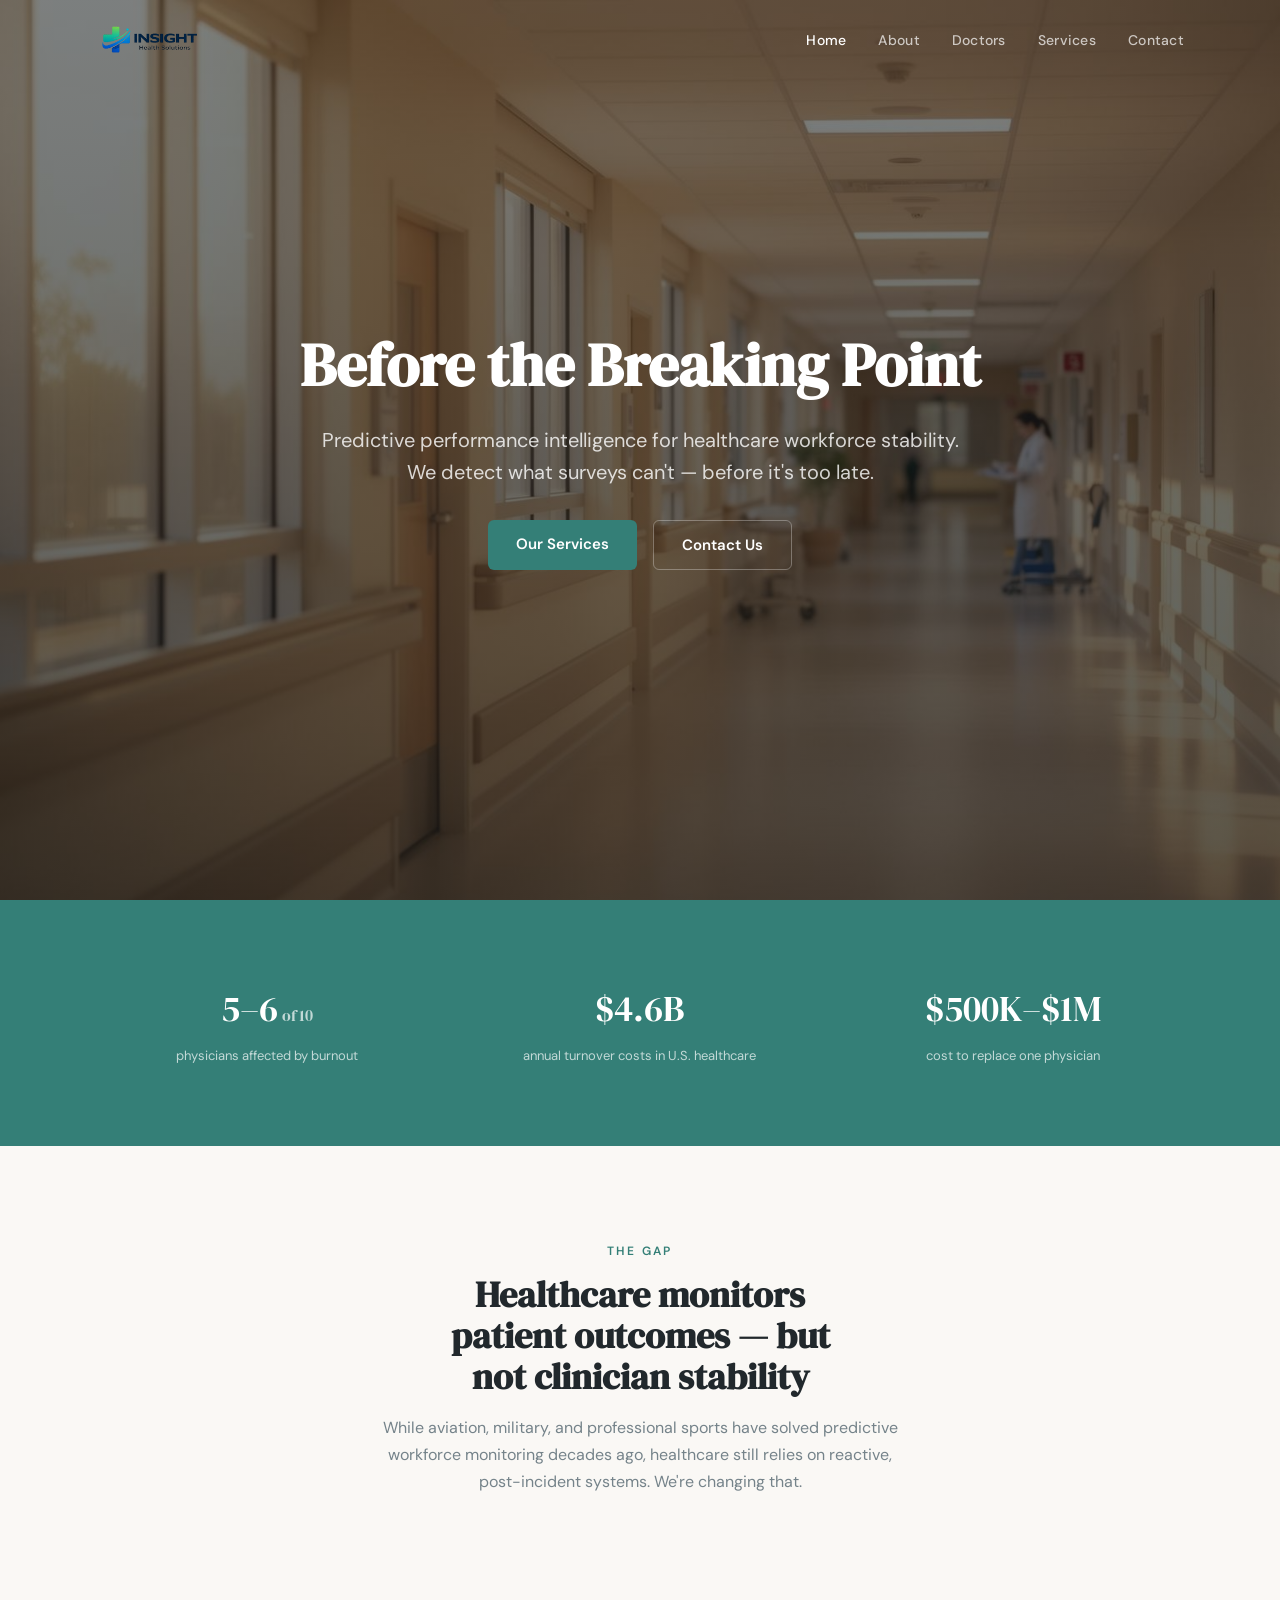
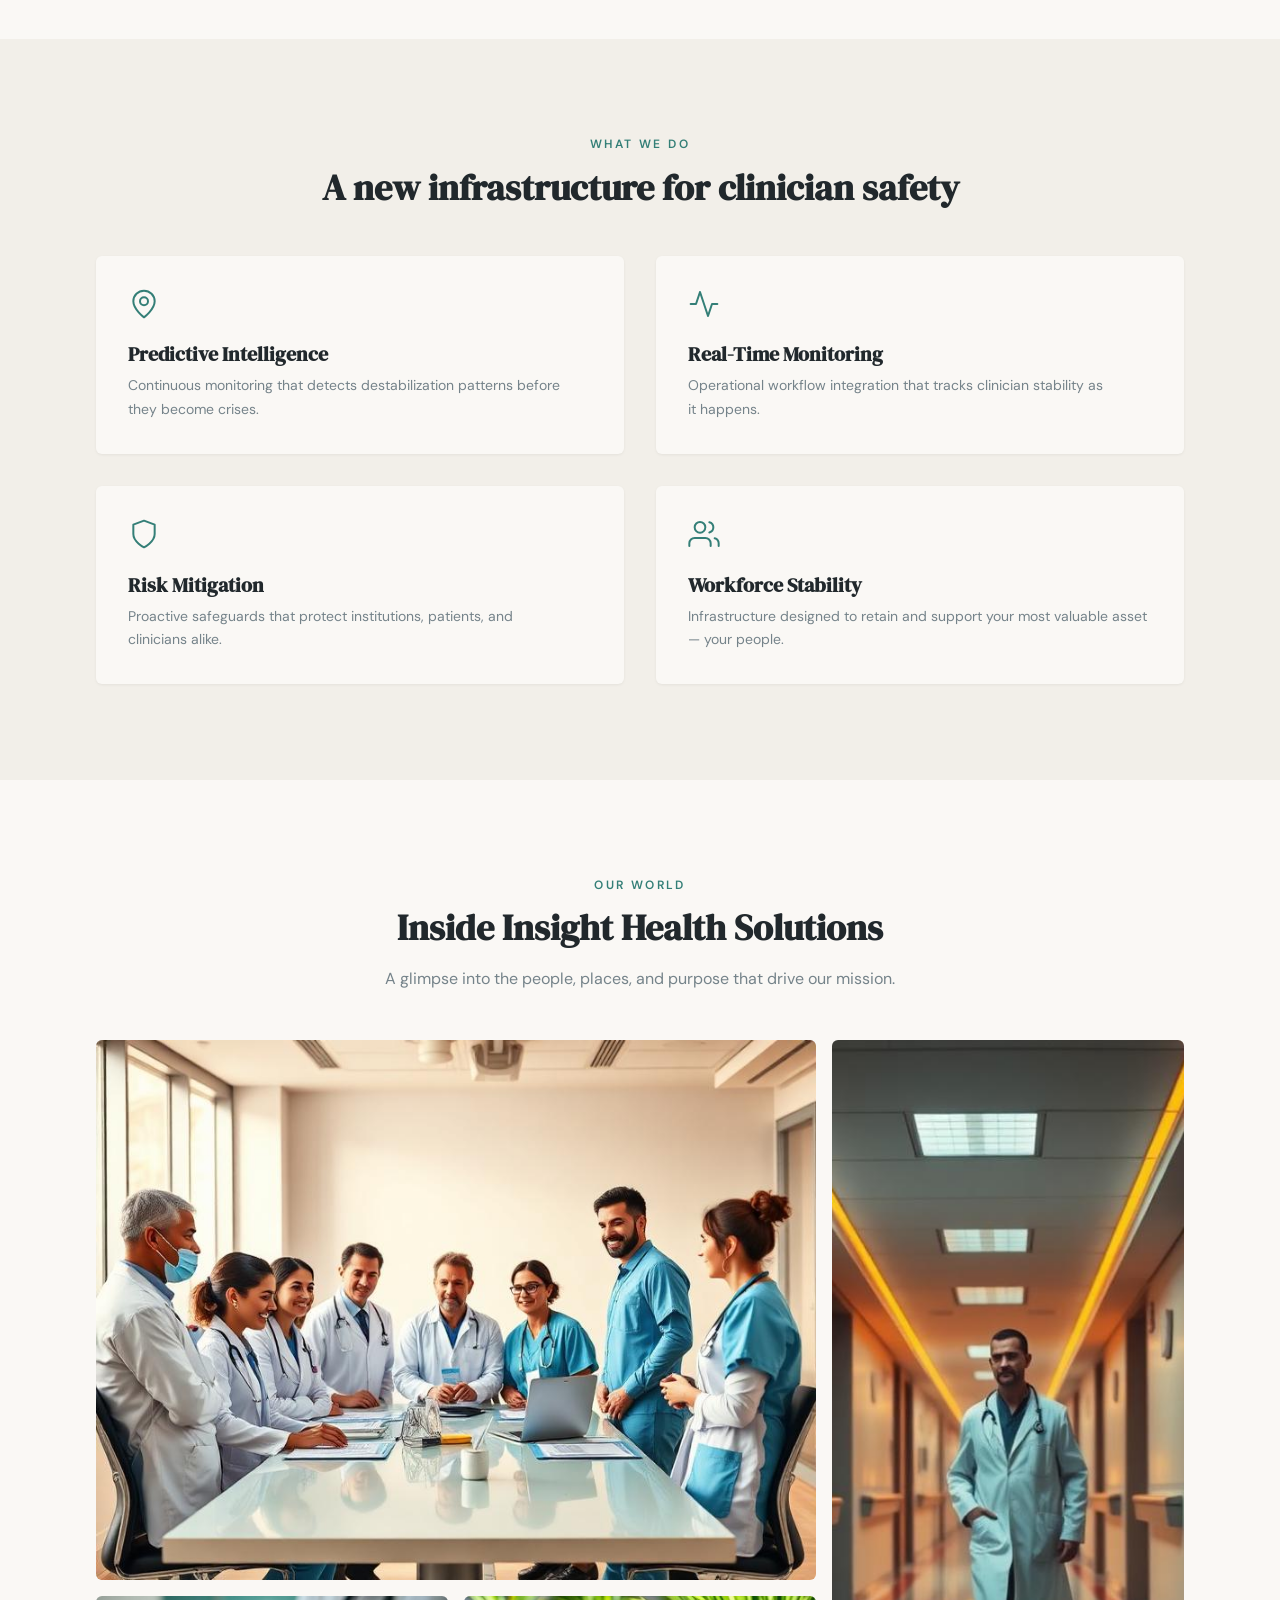
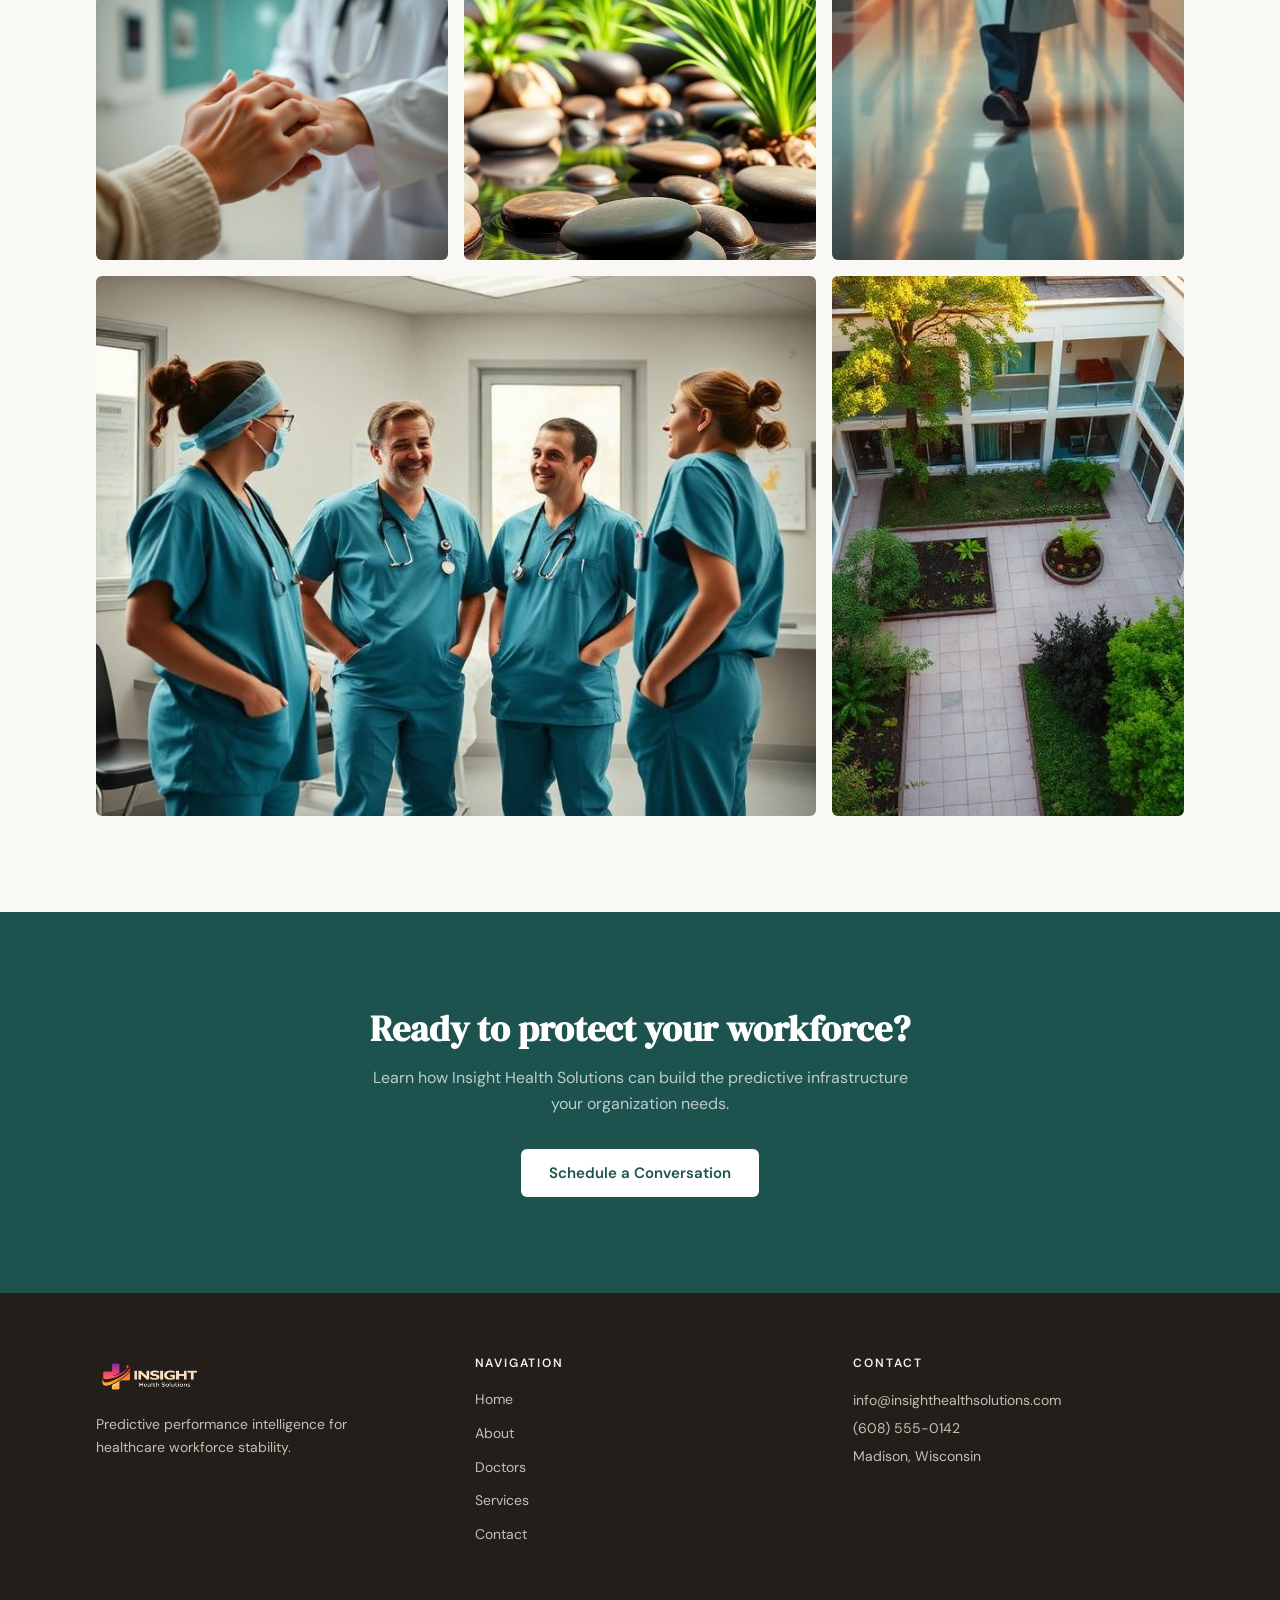
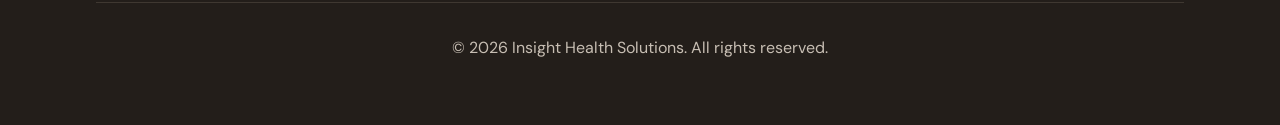
<file: index.html>
<!DOCTYPE html>
<html lang="en">
<head>
  <meta charset="UTF-8" />
  <meta name="viewport" content="width=device-width, initial-scale=1.0" />
  <title>Insight Health Solutions — Predictive Workforce Intelligence</title>
  <meta name="description" content="Predictive performance intelligence for healthcare workforce stability. We detect what surveys can't — before it's too late." />
  <link rel="stylesheet" href="styles.css" />
</head>
<body>

  <!-- Header -->
  <header class="site-header">
    <div class="container section-padding header-inner">
      <a href="index.html"><img src="assets/logo.png" alt="Insight Health Solutions" class="header-logo" /></a>
      <nav class="nav-desktop">
        <a href="index.html">Home</a>
        <a href="about.html">About</a>
        <a href="doctors.html">Doctors</a>
        <a href="services.html">Services</a>
        <a href="contact.html">Contact</a>
      </nav>
      <button class="nav-toggle" aria-label="Toggle menu">
        <svg xmlns="http://www.w3.org/2000/svg" width="24" height="24" viewBox="0 0 24 24" fill="none" stroke="currentColor" stroke-width="2" stroke-linecap="round" stroke-linejoin="round"><line x1="3" y1="12" x2="21" y2="12"/><line x1="3" y1="6" x2="21" y2="6"/><line x1="3" y1="18" x2="21" y2="18"/></svg>
      </button>
    </div>
    <nav class="nav-mobile">
      <div class="container section-padding nav-mobile-inner">
        <a href="index.html">Home</a>
        <a href="about.html">About</a>
        <a href="doctors.html">Doctors</a>
        <a href="services.html">Services</a>
        <a href="contact.html">Contact</a>
      </div>
    </nav>
  </header>

  <!-- Hero -->
  <section class="hero">
    <img src="assets/hero-home.jpg" alt="" class="hero-img" />
    <div class="hero-overlay"></div>
    <div class="hero-content container section-padding">
      <h1>Before the Breaking Point</h1>
      <p class="hero-sub">Predictive performance intelligence for healthcare workforce stability. We detect what surveys can't — before it's too late.</p>
      <div class="hero-actions">
        <a href="services.html" class="btn btn-primary">Our Services</a>
        <a href="contact.html" class="btn btn-outline">Contact Us</a>
      </div>
    </div>
  </section>

  <!-- Stats -->
  <section class="stats-section">
    <div class="container section-padding">
      <div class="grid-3">
        <div class="stat scroll-reveal">
          <p class="value">5–6<span class="unit">of 10</span></p>
          <p class="desc">physicians affected by burnout</p>
        </div>
        <div class="stat scroll-reveal" style="transition-delay:100ms">
          <p class="value">$4.6B</p>
          <p class="desc">annual turnover costs in U.S. healthcare</p>
        </div>
        <div class="stat scroll-reveal" style="transition-delay:200ms">
          <p class="value">$500K–$1M</p>
          <p class="desc">cost to replace one physician</p>
        </div>
      </div>
    </div>
  </section>

  <!-- Mission Intro -->
  <section style="padding:6rem 0;background:var(--bg)">
    <div class="container section-padding" style="max-width:720px;text-align:center">
      <div class="scroll-reveal">
        <div class="section-heading centered">
          <span class="label">The Gap</span>
          <h2>Healthcare monitors patient outcomes — but not clinician stability</h2>
          <p class="desc">While aviation, military, and professional sports have solved predictive workforce monitoring decades ago, healthcare still relies on reactive, post-incident systems. We're changing that.</p>
        </div>
      </div>
    </div>
  </section>

  <!-- Features -->
  <section style="padding:6rem 0;background:var(--warm-100)">
    <div class="container section-padding">
      <div class="scroll-reveal">
        <div class="section-heading centered">
          <span class="label">What We Do</span>
          <h2>A new infrastructure for clinician safety</h2>
        </div>
      </div>
      <div class="grid-2" style="margin-top:1rem">
        <div class="card scroll-reveal">
          <svg class="icon" xmlns="http://www.w3.org/2000/svg" width="32" height="32" viewBox="0 0 24 24" fill="none" stroke="currentColor" stroke-width="1.5" stroke-linecap="round" stroke-linejoin="round"><path d="M12 2a8 8 0 0 0-8 8c0 6 8 12 8 12s8-6 8-12a8 8 0 0 0-8-8z"/><circle cx="12" cy="10" r="3"/></svg>
          <h3>Predictive Intelligence</h3>
          <p>Continuous monitoring that detects destabilization patterns before they become crises.</p>
        </div>
        <div class="card scroll-reveal" style="transition-delay:80ms">
          <svg class="icon" xmlns="http://www.w3.org/2000/svg" width="32" height="32" viewBox="0 0 24 24" fill="none" stroke="currentColor" stroke-width="1.5" stroke-linecap="round" stroke-linejoin="round"><polyline points="22 12 18 12 15 21 9 3 6 12 2 12"/></svg>
          <h3>Real-Time Monitoring</h3>
          <p>Operational workflow integration that tracks clinician stability as it happens.</p>
        </div>
        <div class="card scroll-reveal" style="transition-delay:160ms">
          <svg class="icon" xmlns="http://www.w3.org/2000/svg" width="32" height="32" viewBox="0 0 24 24" fill="none" stroke="currentColor" stroke-width="1.5" stroke-linecap="round" stroke-linejoin="round"><path d="M12 22s8-4 8-10V5l-8-3-8 3v7c0 6 8 10 8 10z"/></svg>
          <h3>Risk Mitigation</h3>
          <p>Proactive safeguards that protect institutions, patients, and clinicians alike.</p>
        </div>
        <div class="card scroll-reveal" style="transition-delay:240ms">
          <svg class="icon" xmlns="http://www.w3.org/2000/svg" width="32" height="32" viewBox="0 0 24 24" fill="none" stroke="currentColor" stroke-width="1.5" stroke-linecap="round" stroke-linejoin="round"><path d="M17 21v-2a4 4 0 0 0-4-4H5a4 4 0 0 0-4 4v2"/><circle cx="9" cy="7" r="4"/><path d="M23 21v-2a4 4 0 0 0-3-3.87"/><path d="M16 3.13a4 4 0 0 1 0 7.75"/></svg>
          <h3>Workforce Stability</h3>
          <p>Infrastructure designed to retain and support your most valuable asset — your people.</p>
        </div>
      </div>
    </div>
  </section>

  <!-- Gallery -->
  <section style="padding:6rem 0;background:var(--bg)">
    <div class="container section-padding">
      <div class="scroll-reveal">
        <div class="section-heading centered">
          <span class="label">Our World</span>
          <h2>Inside Insight Health Solutions</h2>
          <p class="desc">A glimpse into the people, places, and purpose that drive our mission.</p>
        </div>
      </div>
      <div class="gallery-grid" style="margin-top:1rem">
        <div class="gallery-item span-2 scroll-reveal"><img src="assets/gallery-1.jpg" alt="Healthcare team collaboration" loading="lazy" /></div>
        <div class="gallery-item row-span-2 scroll-reveal" style="transition-delay:80ms"><img src="assets/gallery-2.jpg" alt="Doctor in hospital corridor" loading="lazy" /></div>
        <div class="gallery-item scroll-reveal" style="transition-delay:160ms"><img src="assets/gallery-3.jpg" alt="Compassionate patient care" loading="lazy" /></div>
        <div class="gallery-item scroll-reveal" style="transition-delay:240ms"><img src="assets/gallery-4.jpg" alt="Wellness and tranquility" loading="lazy" /></div>
        <div class="gallery-item span-2 scroll-reveal" style="transition-delay:320ms"><img src="assets/gallery-5.jpg" alt="Medical staff camaraderie" loading="lazy" /></div>
        <div class="gallery-item scroll-reveal" style="transition-delay:400ms"><img src="assets/gallery-6.jpg" alt="Modern wellness facility" loading="lazy" /></div>
      </div>
    </div>
  </section>

  <!-- CTA -->
  <section class="cta-teal">
    <div class="container section-padding">
      <div class="scroll-reveal">
        <h2>Ready to protect your workforce?</h2>
        <p>Learn how Insight Health Solutions can build the predictive infrastructure your organization needs.</p>
        <a href="contact.html" class="btn btn-white">Schedule a Conversation</a>
      </div>
    </div>
  </section>

  <!-- Footer -->
  <footer class="site-footer">
    <div class="container section-padding">
      <div class="footer-grid">
        <div>
          <img src="./assets/logo.png" alt="Insight Health Solutions" class="footer-logo" />
          <p class="footer-desc">Predictive performance intelligence for healthcare workforce stability.</p>
        </div>
        <div>
          <h4>Navigation</h4>
          <ul>
            <li><a href="index.html">Home</a></li>
            <li><a href="about.html">About</a></li>
            <li><a href="doctors.html">Doctors</a></li>
            <li><a href="services.html">Services</a></li>
            <li><a href="contact.html">Contact</a></li>
          </ul>
        </div>
        <div>
          <h4>Contact</h4>
          <p class="footer-contact">info@insighthealthsolutions.com<br>(608) 555-0142<br>Madison, Wisconsin</p>
        </div>
      </div>
      <div class="footer-bottom">
        <p>&copy; 2026 Insight Health Solutions. All rights reserved.</p>
      </div>
    </div>
  </footer>

  <script src="script.js"></script>
</body>
</html>
</file>
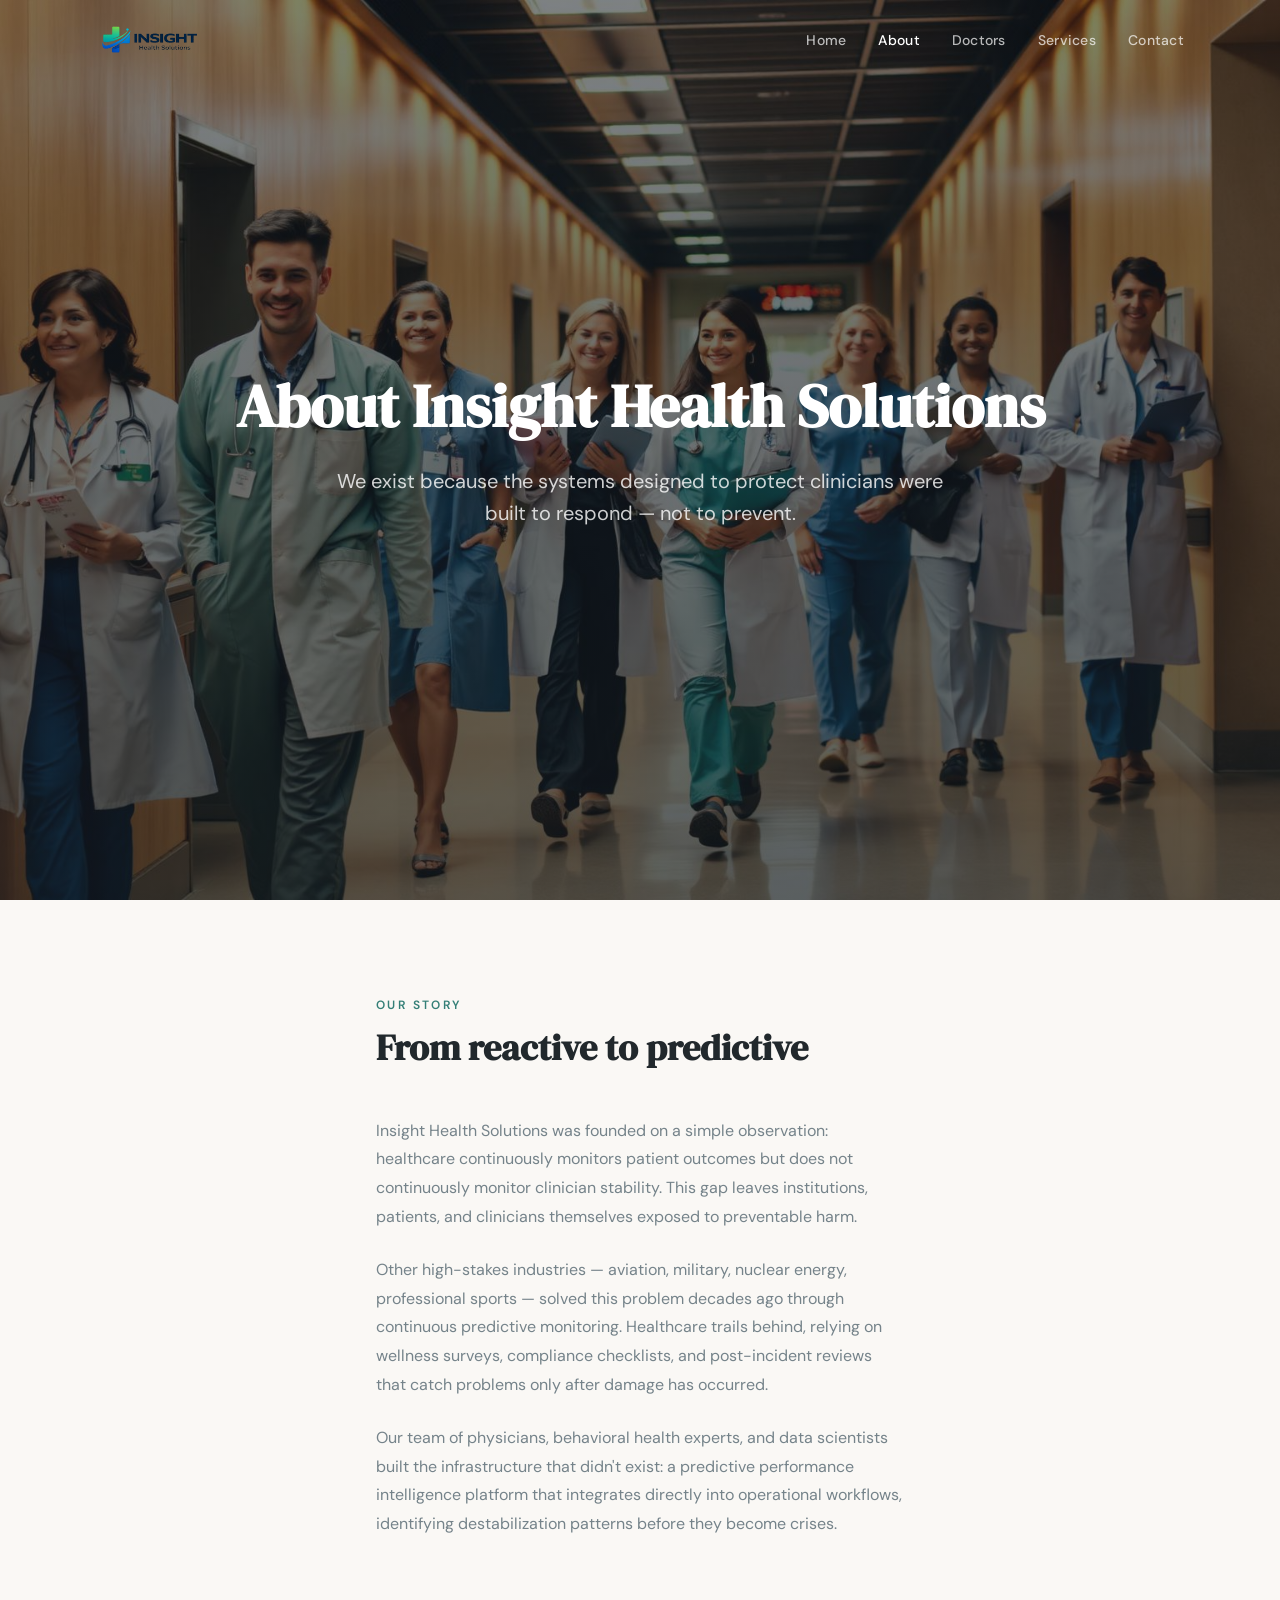
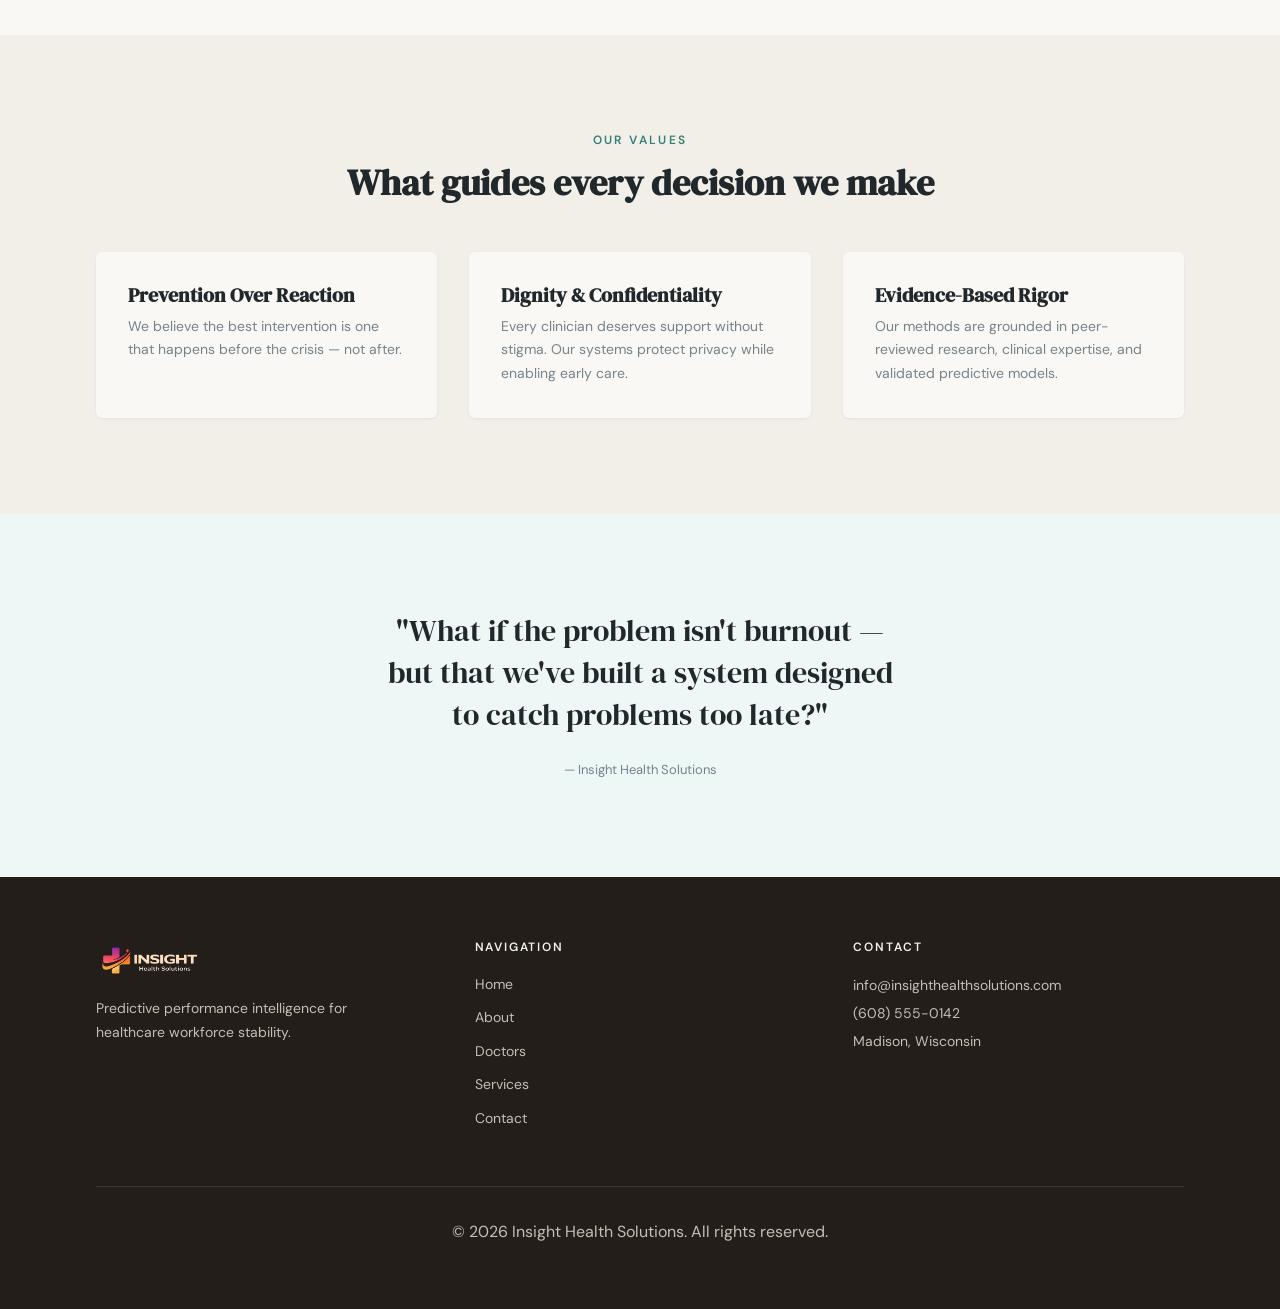
<file: about.html>
<!DOCTYPE html>
<html lang="en">
<head>
  <meta charset="UTF-8" />
  <meta name="viewport" content="width=device-width, initial-scale=1.0" />
  <title>About — Insight Health Solutions</title>
  <meta name="description" content="We exist because the systems designed to protect clinicians were built to respond — not to prevent." />
  <link rel="stylesheet" href="styles.css" />
</head>
<body>

  <header class="site-header">
    <div class="container section-padding header-inner">
      <a href="index.html"><img src="assets/logo.png" alt="Insight Health Solutions" class="header-logo" /></a>
      <nav class="nav-desktop">
        <a href="index.html">Home</a><a href="about.html">About</a><a href="doctors.html">Doctors</a><a href="services.html">Services</a><a href="contact.html">Contact</a>
      </nav>
      <button class="nav-toggle" aria-label="Toggle menu"><svg xmlns="http://www.w3.org/2000/svg" width="24" height="24" viewBox="0 0 24 24" fill="none" stroke="currentColor" stroke-width="2" stroke-linecap="round" stroke-linejoin="round"><line x1="3" y1="12" x2="21" y2="12"/><line x1="3" y1="6" x2="21" y2="6"/><line x1="3" y1="18" x2="21" y2="18"/></svg></button>
    </div>
    <nav class="nav-mobile"><div class="container section-padding nav-mobile-inner"><a href="index.html">Home</a><a href="about.html">About</a><a href="doctors.html">Doctors</a><a href="services.html">Services</a><a href="contact.html">Contact</a></div></nav>
  </header>

  <section class="hero">
    <img src="assets/hero-about.jpg" alt="" class="hero-img" />
    <div class="hero-overlay"></div>
    <div class="hero-content container section-padding">
      <h1>About Insight Health Solutions</h1>
      <p class="hero-sub">We exist because the systems designed to protect clinicians were built to respond — not to prevent.</p>
    </div>
  </section>

  <!-- Story -->
  <section style="padding:6rem 0;background:var(--bg)">
    <div class="container section-padding" style="max-width:720px">
      <div class="scroll-reveal">
        <div class="section-heading">
          <span class="label">Our Story</span>
          <h2>From reactive to predictive</h2>
        </div>
        <div style="color:var(--muted);line-height:1.8">
          <p style="margin-bottom:1.5rem">Insight Health Solutions was founded on a simple observation: healthcare continuously monitors patient outcomes but does not continuously monitor clinician stability. This gap leaves institutions, patients, and clinicians themselves exposed to preventable harm.</p>
          <p style="margin-bottom:1.5rem">Other high-stakes industries — aviation, military, nuclear energy, professional sports — solved this problem decades ago through continuous predictive monitoring. Healthcare trails behind, relying on wellness surveys, compliance checklists, and post-incident reviews that catch problems only after damage has occurred.</p>
          <p>Our team of physicians, behavioral health experts, and data scientists built the infrastructure that didn't exist: a predictive performance intelligence platform that integrates directly into operational workflows, identifying destabilization patterns before they become crises.</p>
        </div>
      </div>
    </div>
  </section>

  <!-- Values -->
  <section style="padding:6rem 0;background:var(--warm-100)">
    <div class="container section-padding">
      <div class="scroll-reveal">
        <div class="section-heading centered">
          <span class="label">Our Values</span>
          <h2>What guides every decision we make</h2>
        </div>
      </div>
      <div class="grid-3" style="margin-top:1rem">
        <div class="card scroll-reveal">
          <h3>Prevention Over Reaction</h3>
          <p>We believe the best intervention is one that happens before the crisis — not after.</p>
        </div>
        <div class="card scroll-reveal" style="transition-delay:100ms">
          <h3>Dignity & Confidentiality</h3>
          <p>Every clinician deserves support without stigma. Our systems protect privacy while enabling early care.</p>
        </div>
        <div class="card scroll-reveal" style="transition-delay:200ms">
          <h3>Evidence-Based Rigor</h3>
          <p>Our methods are grounded in peer-reviewed research, clinical expertise, and validated predictive models.</p>
        </div>
      </div>
    </div>
  </section>

  <!-- Quote -->
  <section class="quote-section">
    <div class="container section-padding" style="max-width:720px">
      <div class="scroll-reveal">
        <blockquote>"What if the problem isn't burnout — but that we've built a system designed to catch problems too late?"</blockquote>
        <p class="attribution">— Insight Health Solutions</p>
      </div>
    </div>
  </section>

  <footer class="site-footer">
    <div class="container section-padding">
      <div class="footer-grid">
        <div><img src="assets/logo.png" alt="Insight Health Solutions" class="footer-logo" /><p class="footer-desc">Predictive performance intelligence for healthcare workforce stability.</p></div>
        <div><h4>Navigation</h4><ul><li><a href="index.html">Home</a></li><li><a href="about.html">About</a></li><li><a href="doctors.html">Doctors</a></li><li><a href="services.html">Services</a></li><li><a href="contact.html">Contact</a></li></ul></div>
        <div><h4>Contact</h4><p class="footer-contact">info@insighthealthsolutions.com<br>(608) 555-0142<br>Madison, Wisconsin</p></div>
      </div>
      <div class="footer-bottom"><p>&copy; 2026 Insight Health Solutions. All rights reserved.</p></div>
    </div>
  </footer>
  <script src="script.js"></script>
</body>
</html>
</file>
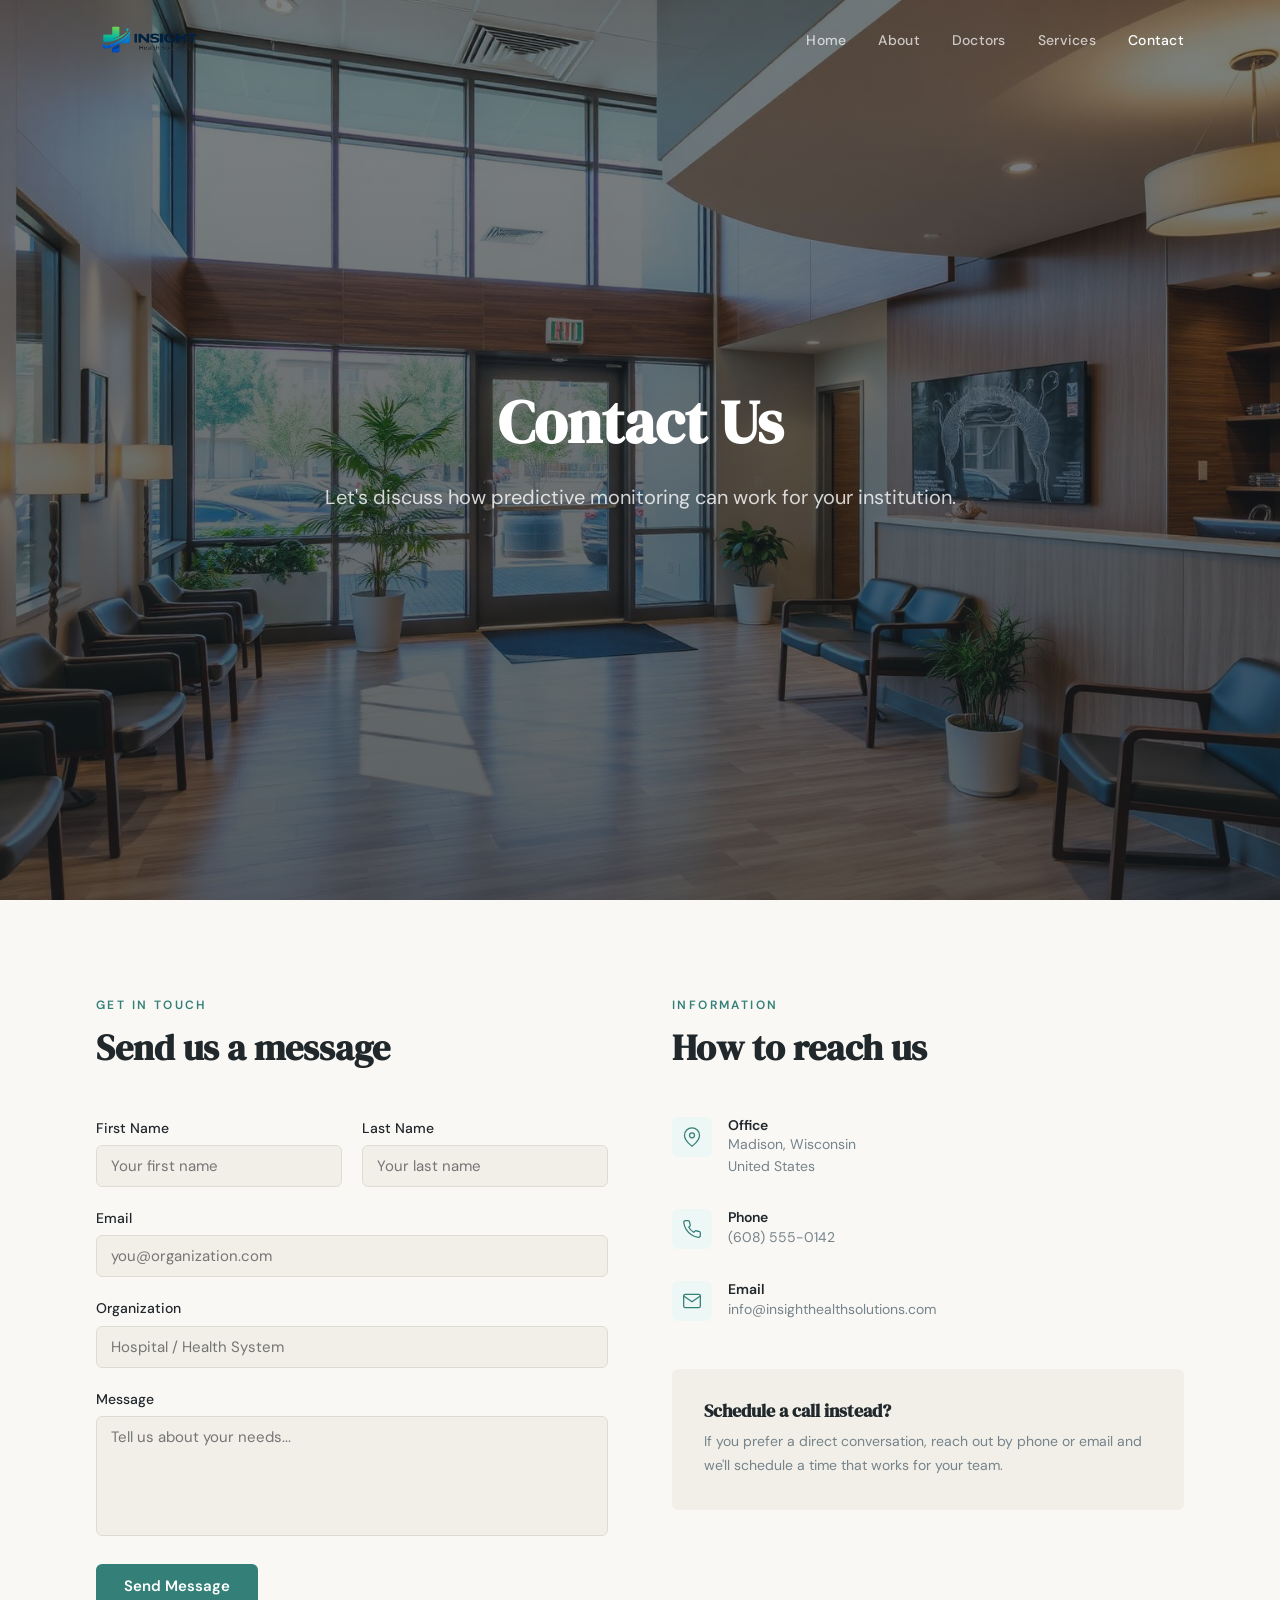
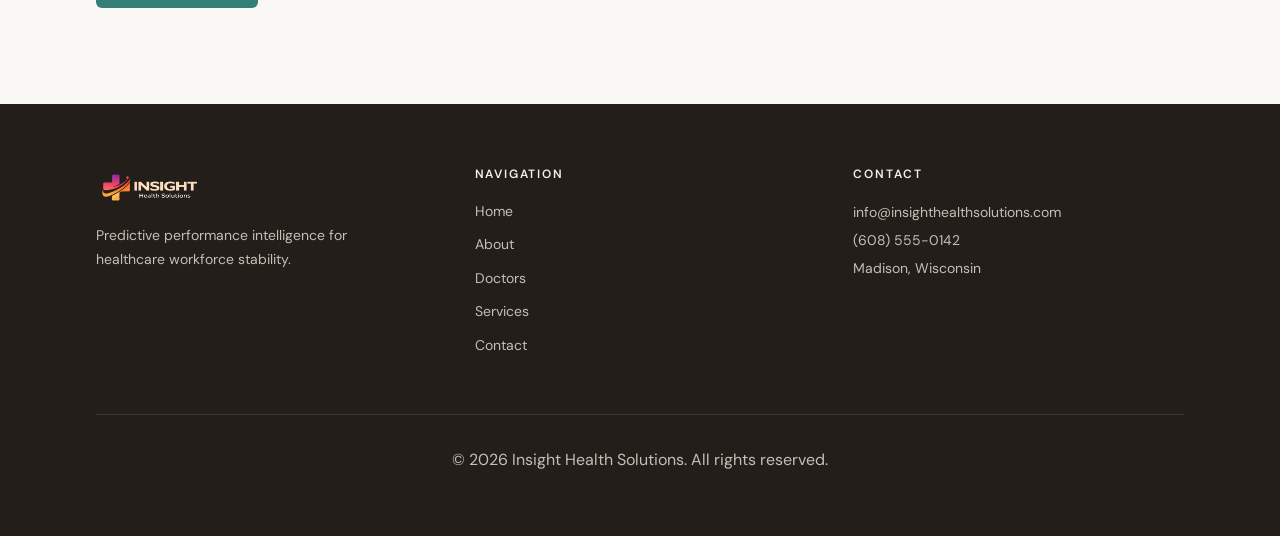
<file: contact.html>
<!DOCTYPE html>
<html lang="en">
<head>
  <meta charset="UTF-8" />
  <meta name="viewport" content="width=device-width, initial-scale=1.0" />
  <title>Contact — Insight Health Solutions</title>
  <meta name="description" content="Let's discuss how predictive monitoring can work for your institution." />
  <link rel="stylesheet" href="styles.css" />
</head>
<body>

  <header class="site-header">
    <div class="container section-padding header-inner">
      <a href="index.html"><img src="assets/logo.png" alt="Insight Health Solutions" class="header-logo" /></a>
      <nav class="nav-desktop"><a href="index.html">Home</a><a href="about.html">About</a><a href="doctors.html">Doctors</a><a href="services.html">Services</a><a href="contact.html">Contact</a></nav>
      <button class="nav-toggle" aria-label="Toggle menu"><svg xmlns="http://www.w3.org/2000/svg" width="24" height="24" viewBox="0 0 24 24" fill="none" stroke="currentColor" stroke-width="2" stroke-linecap="round" stroke-linejoin="round"><line x1="3" y1="12" x2="21" y2="12"/><line x1="3" y1="6" x2="21" y2="6"/><line x1="3" y1="18" x2="21" y2="18"/></svg></button>
    </div>
    <nav class="nav-mobile"><div class="container section-padding nav-mobile-inner"><a href="index.html">Home</a><a href="about.html">About</a><a href="doctors.html">Doctors</a><a href="services.html">Services</a><a href="contact.html">Contact</a></div></nav>
  </header>

  <section class="hero">
    <img src="assets/hero-contact.jpg" alt="" class="hero-img" />
    <div class="hero-overlay"></div>
    <div class="hero-content container section-padding">
      <h1>Contact Us</h1>
      <p class="hero-sub">Let's discuss how predictive monitoring can work for your institution.</p>
    </div>
  </section>

  <section style="padding:6rem 0;background:var(--bg)">
    <div class="container section-padding">
      <div class="contact-grid">

        <!-- Form -->
        <div class="scroll-reveal-left">
          <div class="section-heading">
            <span class="label">Get in Touch</span>
            <h2>Send us a message</h2>
          </div>
          <div id="form-success" class="success-box" style="display:none">
            <h3>Thank you for reaching out</h3>
            <p>We'll be in touch within one business day.</p>
          </div>
          <form id="contact-form">
            <div class="form-row">
              <div class="form-group">
                <label>First Name</label>
                <input type="text" class="form-input" required placeholder="Your first name" />
              </div>
              <div class="form-group">
                <label>Last Name</label>
                <input type="text" class="form-input" required placeholder="Your last name" />
              </div>
            </div>
            <div class="form-group">
              <label>Email</label>
              <input type="email" class="form-input" required placeholder="you@organization.com" />
            </div>
            <div class="form-group">
              <label>Organization</label>
              <input type="text" class="form-input" placeholder="Hospital / Health System" />
            </div>
            <div class="form-group">
              <label>Message</label>
              <textarea class="form-textarea" required placeholder="Tell us about your needs..."></textarea>
            </div>
            <button type="submit" class="btn btn-dark">Send Message</button>
          </form>
        </div>

        <!-- Info -->
        <div class="scroll-reveal-right">
          <div class="section-heading">
            <span class="label">Information</span>
            <h2>How to reach us</h2>
          </div>

          <div class="contact-info-item">
            <div class="contact-icon-box">
              <svg xmlns="http://www.w3.org/2000/svg" width="20" height="20" viewBox="0 0 24 24" fill="none" stroke="currentColor" stroke-width="1.5" stroke-linecap="round" stroke-linejoin="round"><path d="M21 10c0 7-9 13-9 13s-9-6-9-13a9 9 0 0 1 18 0z"/><circle cx="12" cy="10" r="3"/></svg>
            </div>
            <div>
              <h4>Office</h4>
              <p>Madison, Wisconsin</p>
              <p>United States</p>
            </div>
          </div>

          <div class="contact-info-item">
            <div class="contact-icon-box">
              <svg xmlns="http://www.w3.org/2000/svg" width="20" height="20" viewBox="0 0 24 24" fill="none" stroke="currentColor" stroke-width="1.5" stroke-linecap="round" stroke-linejoin="round"><path d="M22 16.92v3a2 2 0 0 1-2.18 2 19.79 19.79 0 0 1-8.63-3.07 19.5 19.5 0 0 1-6-6A19.79 19.79 0 0 1 2.12 4.18 2 2 0 0 1 4.11 2h3a2 2 0 0 1 2 1.72c.127.96.361 1.903.7 2.81a2 2 0 0 1-.45 2.11L8.09 9.91a16 16 0 0 0 6 6l1.27-1.27a2 2 0 0 1 2.11-.45c.907.339 1.85.573 2.81.7A2 2 0 0 1 22 16.92z"/></svg>
            </div>
            <div>
              <h4>Phone</h4>
              <p>(608) 555-0142</p>
            </div>
          </div>

          <div class="contact-info-item">
            <div class="contact-icon-box">
              <svg xmlns="http://www.w3.org/2000/svg" width="20" height="20" viewBox="0 0 24 24" fill="none" stroke="currentColor" stroke-width="1.5" stroke-linecap="round" stroke-linejoin="round"><path d="M4 4h16c1.1 0 2 .9 2 2v12c0 1.1-.9 2-2 2H4c-1.1 0-2-.9-2-2V6c0-1.1.9-2 2-2z"/><polyline points="22,6 12,13 2,6"/></svg>
            </div>
            <div>
              <h4>Email</h4>
              <p>info@insighthealthsolutions.com</p>
            </div>
          </div>

          <div class="callout-box">
            <h4>Schedule a call instead?</h4>
            <p>If you prefer a direct conversation, reach out by phone or email and we'll schedule a time that works for your team.</p>
          </div>
        </div>
      </div>
    </div>
  </section>

  <footer class="site-footer">
    <div class="container section-padding">
      <div class="footer-grid">
        <div><img src="assets/logo.png" alt="Insight Health Solutions" class="footer-logo" /><p class="footer-desc">Predictive performance intelligence for healthcare workforce stability.</p></div>
        <div><h4>Navigation</h4><ul><li><a href="index.html">Home</a></li><li><a href="about.html">About</a></li><li><a href="doctors.html">Doctors</a></li><li><a href="services.html">Services</a></li><li><a href="contact.html">Contact</a></li></ul></div>
        <div><h4>Contact</h4><p class="footer-contact">info@insighthealthsolutions.com<br>(608) 555-0142<br>Madison, Wisconsin</p></div>
      </div>
      <div class="footer-bottom"><p>&copy; 2026 Insight Health Solutions. All rights reserved.</p></div>
    </div>
  </footer>
  <script src="script.js"></script>
</body>
</html>
</file>
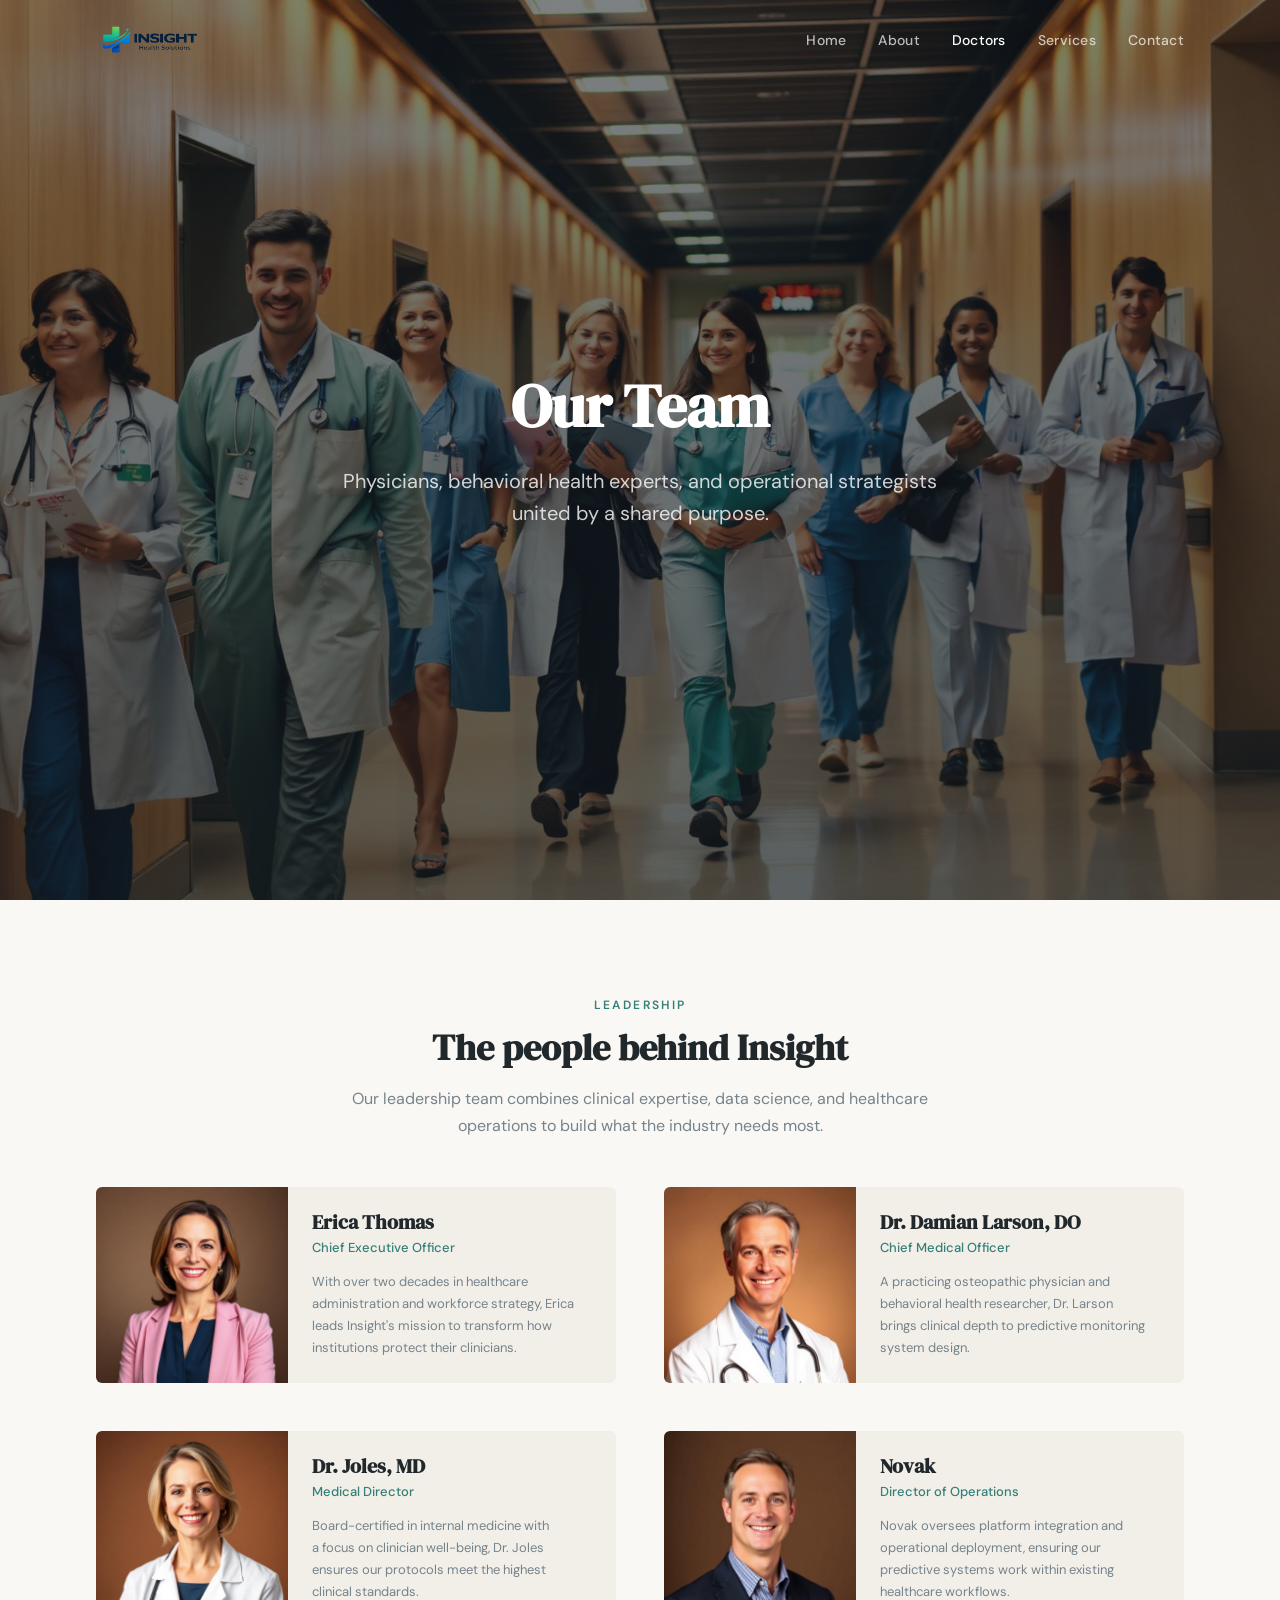
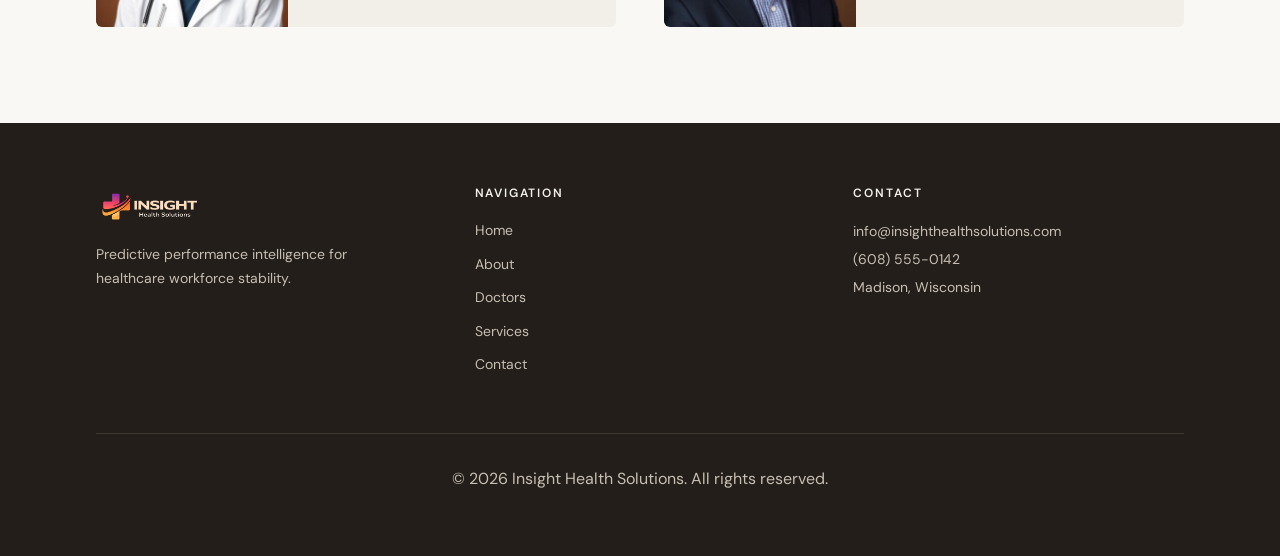
<file: doctors.html>
<!DOCTYPE html>
<html lang="en">
<head>
  <meta charset="UTF-8" />
  <meta name="viewport" content="width=device-width, initial-scale=1.0" />
  <title>Our Team — Insight Health Solutions</title>
  <meta name="description" content="Physicians, behavioral health experts, and operational strategists united by a shared purpose." />
  <link rel="stylesheet" href="styles.css" />
</head>
<body>

  <header class="site-header">
    <div class="container section-padding header-inner">
      <a href="index.html"><img src="assets/logo.png" alt="Insight Health Solutions" class="header-logo" /></a>
      <nav class="nav-desktop"><a href="index.html">Home</a><a href="about.html">About</a><a href="doctors.html">Doctors</a><a href="services.html">Services</a><a href="contact.html">Contact</a></nav>
      <button class="nav-toggle" aria-label="Toggle menu"><svg xmlns="http://www.w3.org/2000/svg" width="24" height="24" viewBox="0 0 24 24" fill="none" stroke="currentColor" stroke-width="2" stroke-linecap="round" stroke-linejoin="round"><line x1="3" y1="12" x2="21" y2="12"/><line x1="3" y1="6" x2="21" y2="6"/><line x1="3" y1="18" x2="21" y2="18"/></svg></button>
    </div>
    <nav class="nav-mobile"><div class="container section-padding nav-mobile-inner"><a href="index.html">Home</a><a href="about.html">About</a><a href="doctors.html">Doctors</a><a href="services.html">Services</a><a href="contact.html">Contact</a></div></nav>
  </header>

  <section class="hero">
    <img src="assets/hero-about.jpg" alt="" class="hero-img" />
    <div class="hero-overlay"></div>
    <div class="hero-content container section-padding">
      <h1>Our Team</h1>
      <p class="hero-sub">Physicians, behavioral health experts, and operational strategists united by a shared purpose.</p>
    </div>
  </section>

  <section style="padding:6rem 0;background:var(--bg)">
    <div class="container section-padding">
      <div class="scroll-reveal">
        <div class="section-heading centered">
          <span class="label">Leadership</span>
          <h2>The people behind Insight</h2>
          <p class="desc">Our leadership team combines clinical expertise, data science, and healthcare operations to build what the industry needs most.</p>
        </div>
      </div>
      <div class="grid-2" style="gap:3rem;margin-top:2rem">
        <div class="doctor-card scroll-reveal">
          <img src="assets/doctor-erica.jpg" alt="Erica Thomas" loading="lazy" />
          <div class="info">
            <h3>Erica Thomas</h3>
            <p class="role">Chief Executive Officer</p>
            <p class="bio">With over two decades in healthcare administration and workforce strategy, Erica leads Insight's mission to transform how institutions protect their clinicians.</p>
          </div>
        </div>
        <div class="doctor-card scroll-reveal" style="transition-delay:100ms">
          <img src="assets/doctor-larson.jpg" alt="Dr. Damian Larson" loading="lazy" />
          <div class="info">
            <h3>Dr. Damian Larson, DO</h3>
            <p class="role">Chief Medical Officer</p>
            <p class="bio">A practicing osteopathic physician and behavioral health researcher, Dr. Larson brings clinical depth to predictive monitoring system design.</p>
          </div>
        </div>
        <div class="doctor-card scroll-reveal" style="transition-delay:200ms">
          <img src="assets/doctor-joles.jpg" alt="Dr. Joles" loading="lazy" />
          <div class="info">
            <h3>Dr. Joles, MD</h3>
            <p class="role">Medical Director</p>
            <p class="bio">Board-certified in internal medicine with a focus on clinician well-being, Dr. Joles ensures our protocols meet the highest clinical standards.</p>
          </div>
        </div>
        <div class="doctor-card scroll-reveal" style="transition-delay:300ms">
          <img src="assets/doctor-novak.jpg" alt="Novak" loading="lazy" />
          <div class="info">
            <h3>Novak</h3>
            <p class="role">Director of Operations</p>
            <p class="bio">Novak oversees platform integration and operational deployment, ensuring our predictive systems work within existing healthcare workflows.</p>
          </div>
        </div>
      </div>
    </div>
  </section>

  <footer class="site-footer">
    <div class="container section-padding">
      <div class="footer-grid">
        <div><img src="assets/logo.png" alt="Insight Health Solutions" class="footer-logo" /><p class="footer-desc">Predictive performance intelligence for healthcare workforce stability.</p></div>
        <div><h4>Navigation</h4><ul><li><a href="index.html">Home</a></li><li><a href="about.html">About</a></li><li><a href="doctors.html">Doctors</a></li><li><a href="services.html">Services</a></li><li><a href="contact.html">Contact</a></li></ul></div>
        <div><h4>Contact</h4><p class="footer-contact">info@insighthealthsolutions.com<br>(608) 555-0142<br>Madison, Wisconsin</p></div>
      </div>
      <div class="footer-bottom"><p>&copy; 2026 Insight Health Solutions. All rights reserved.</p></div>
    </div>
  </footer>
  <script src="script.js"></script>
</body>
</html>
</file>
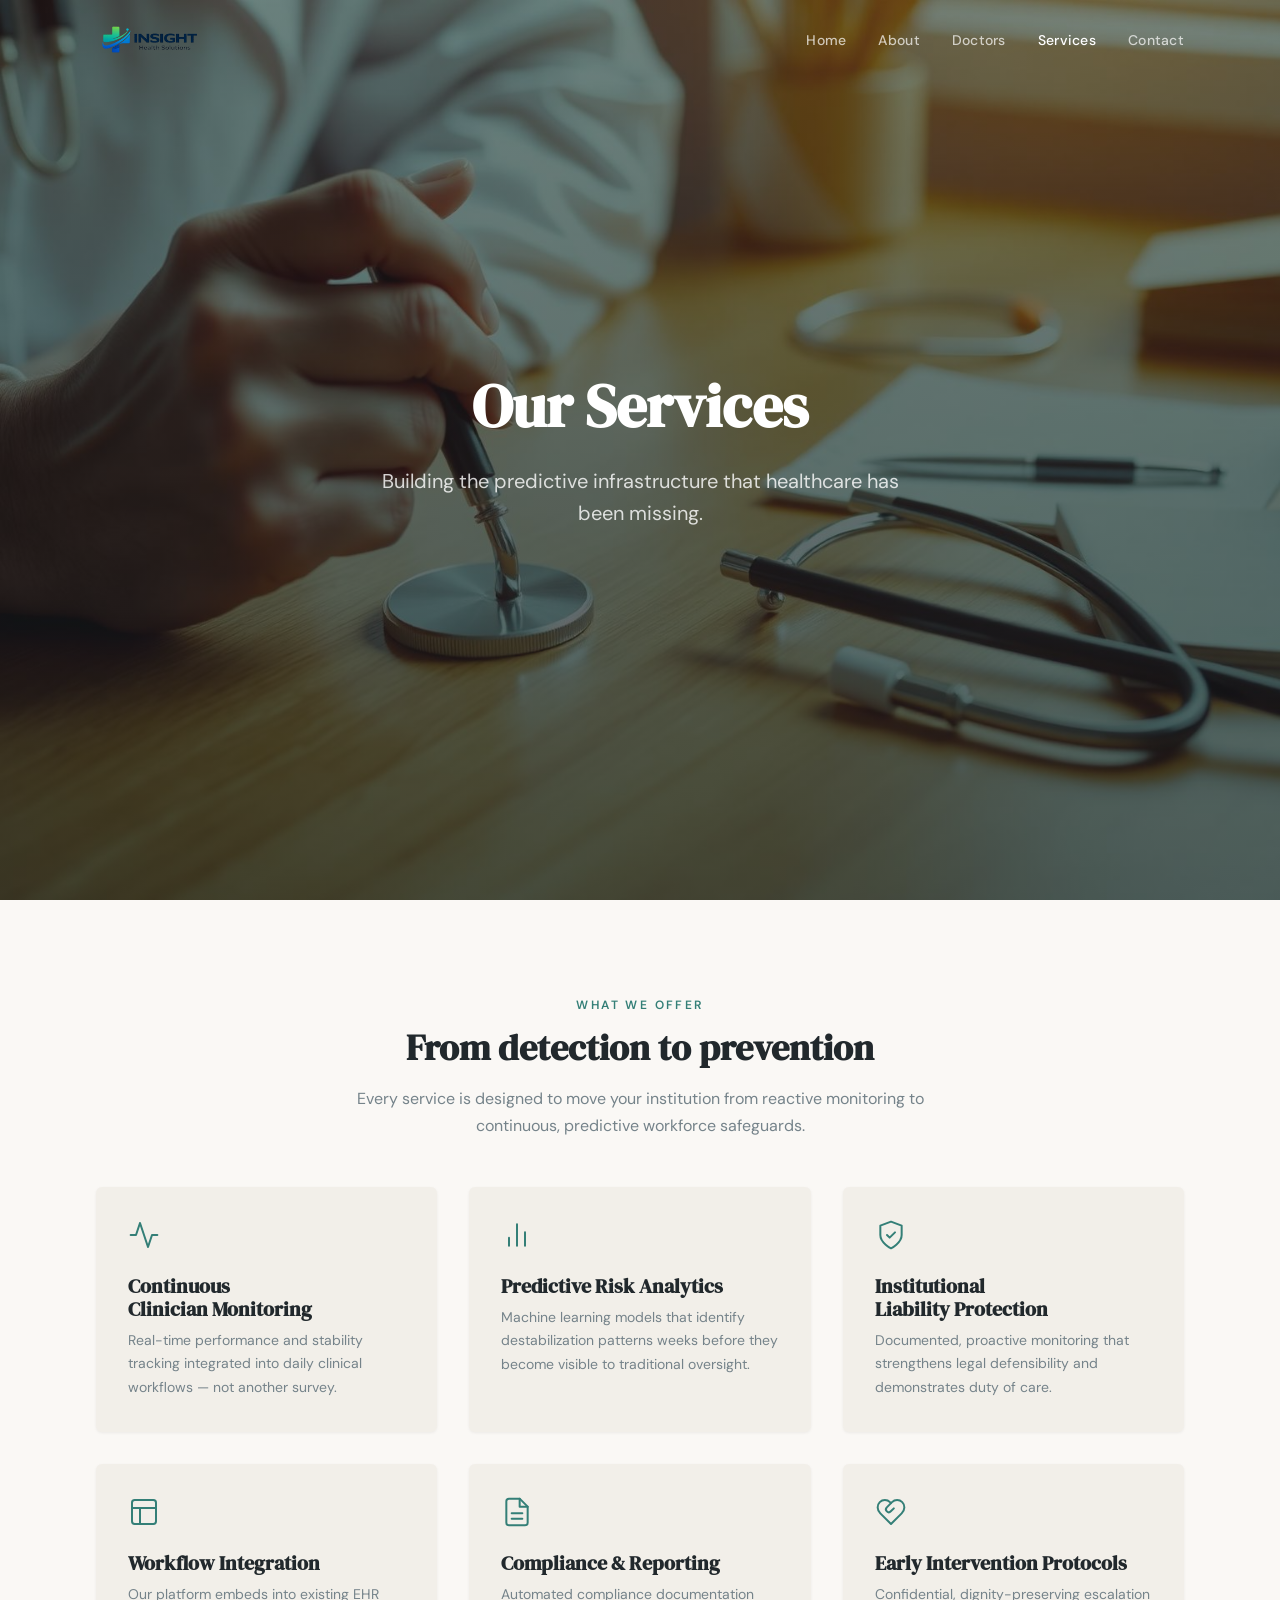
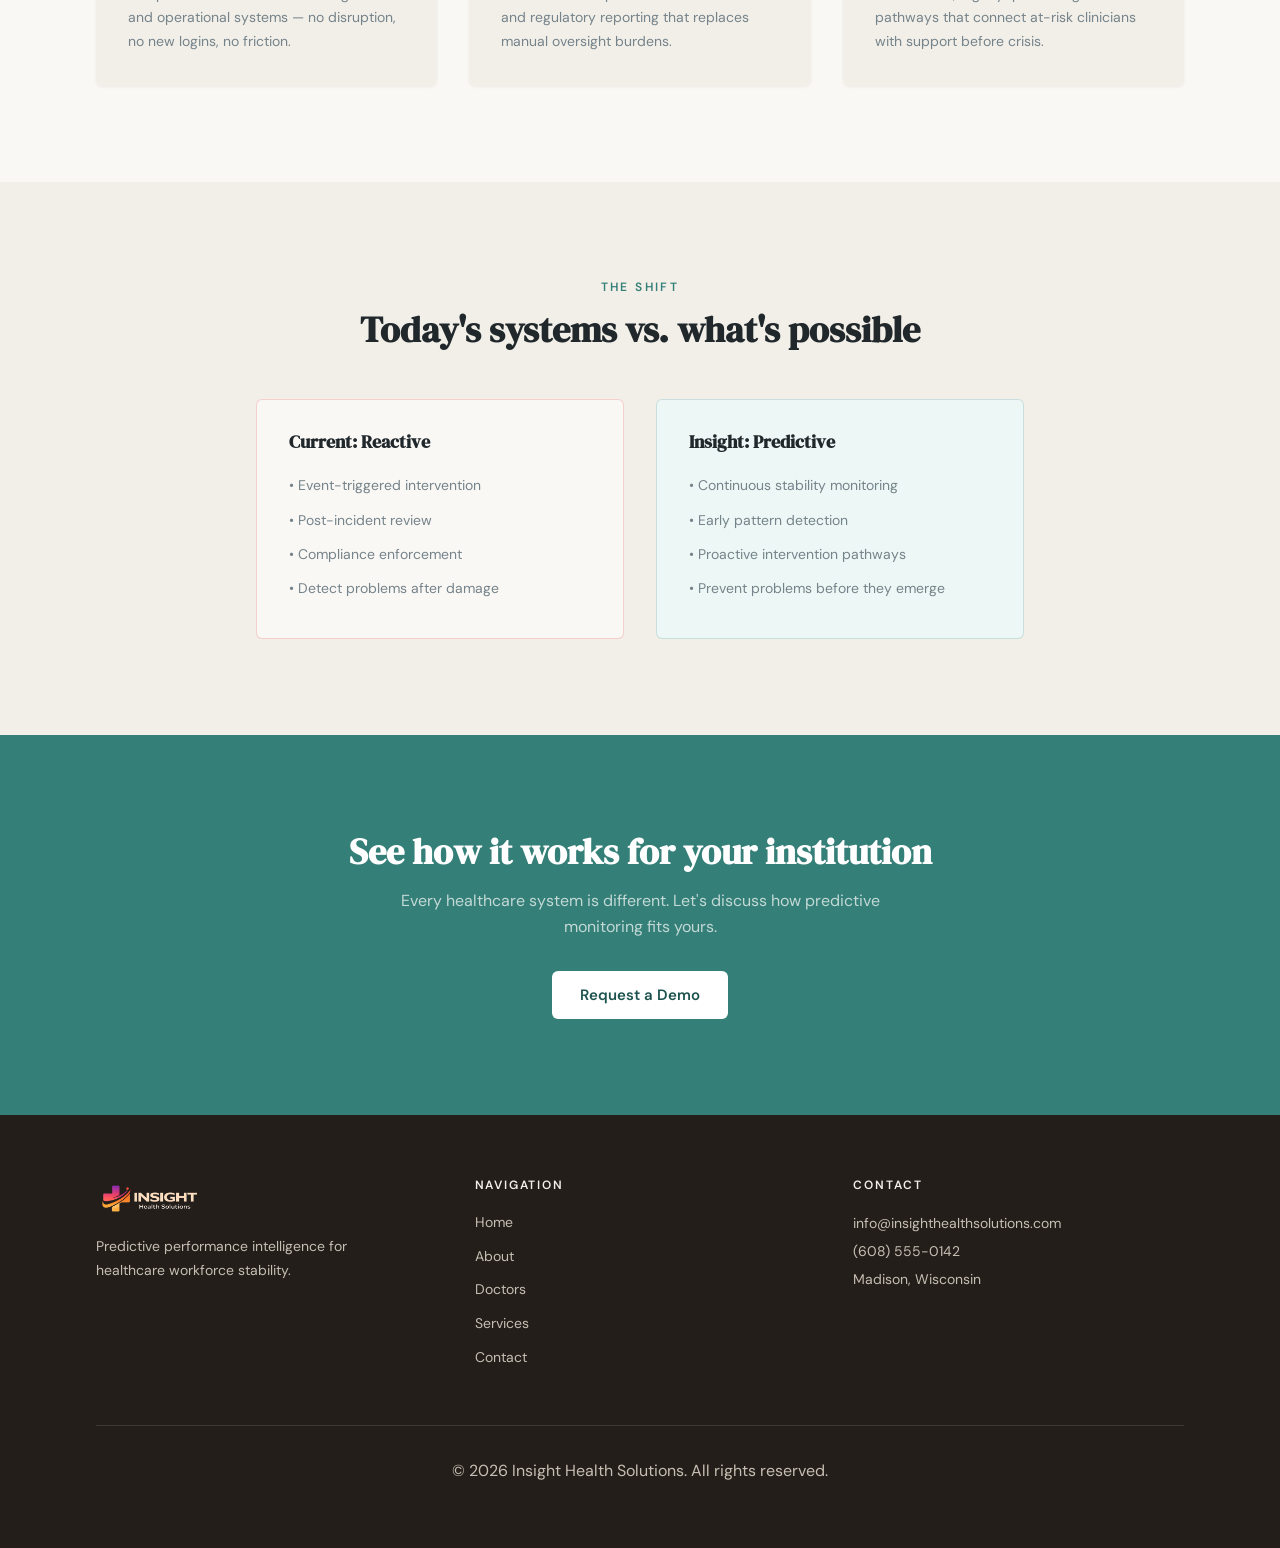
<file: services.html>
<!DOCTYPE html>
<html lang="en">
<head>
  <meta charset="UTF-8" />
  <meta name="viewport" content="width=device-width, initial-scale=1.0" />
  <title>Services — Insight Health Solutions</title>
  <meta name="description" content="Building the predictive infrastructure that healthcare has been missing." />
  <link rel="stylesheet" href="styles.css" />
</head>
<body>

  <header class="site-header">
    <div class="container section-padding header-inner">
      <a href="index.html"><img src="assets/logo.png" alt="Insight Health Solutions" class="header-logo" /></a>
      <nav class="nav-desktop"><a href="index.html">Home</a><a href="about.html">About</a><a href="doctors.html">Doctors</a><a href="services.html">Services</a><a href="contact.html">Contact</a></nav>
      <button class="nav-toggle" aria-label="Toggle menu"><svg xmlns="http://www.w3.org/2000/svg" width="24" height="24" viewBox="0 0 24 24" fill="none" stroke="currentColor" stroke-width="2" stroke-linecap="round" stroke-linejoin="round"><line x1="3" y1="12" x2="21" y2="12"/><line x1="3" y1="6" x2="21" y2="6"/><line x1="3" y1="18" x2="21" y2="18"/></svg></button>
    </div>
    <nav class="nav-mobile"><div class="container section-padding nav-mobile-inner"><a href="index.html">Home</a><a href="about.html">About</a><a href="doctors.html">Doctors</a><a href="services.html">Services</a><a href="contact.html">Contact</a></div></nav>
  </header>

  <section class="hero">
    <img src="assets/hero-services.jpg" alt="" class="hero-img" />
    <div class="hero-overlay"></div>
    <div class="hero-content container section-padding">
      <h1>Our Services</h1>
      <p class="hero-sub">Building the predictive infrastructure that healthcare has been missing.</p>
    </div>
  </section>

  <!-- Services Grid -->
  <section style="padding:6rem 0;background:var(--bg)">
    <div class="container section-padding">
      <div class="scroll-reveal">
        <div class="section-heading centered">
          <span class="label">What We Offer</span>
          <h2>From detection to prevention</h2>
          <p class="desc">Every service is designed to move your institution from reactive monitoring to continuous, predictive workforce safeguards.</p>
        </div>
      </div>
      <div class="grid-2-3" style="margin-top:1rem">
        <div class="card card-warm scroll-reveal">
          <svg class="icon" xmlns="http://www.w3.org/2000/svg" width="32" height="32" viewBox="0 0 24 24" fill="none" stroke="currentColor" stroke-width="1.5" stroke-linecap="round" stroke-linejoin="round"><polyline points="22 12 18 12 15 21 9 3 6 12 2 12"/></svg>
          <h3>Continuous Clinician Monitoring</h3>
          <p>Real-time performance and stability tracking integrated into daily clinical workflows — not another survey.</p>
        </div>
        <div class="card card-warm scroll-reveal" style="transition-delay:80ms">
          <svg class="icon" xmlns="http://www.w3.org/2000/svg" width="32" height="32" viewBox="0 0 24 24" fill="none" stroke="currentColor" stroke-width="1.5" stroke-linecap="round" stroke-linejoin="round"><line x1="18" y1="20" x2="18" y2="10"/><line x1="12" y1="20" x2="12" y2="4"/><line x1="6" y1="20" x2="6" y2="14"/></svg>
          <h3>Predictive Risk Analytics</h3>
          <p>Machine learning models that identify destabilization patterns weeks before they become visible to traditional oversight.</p>
        </div>
        <div class="card card-warm scroll-reveal" style="transition-delay:160ms">
          <svg class="icon" xmlns="http://www.w3.org/2000/svg" width="32" height="32" viewBox="0 0 24 24" fill="none" stroke="currentColor" stroke-width="1.5" stroke-linecap="round" stroke-linejoin="round"><path d="M12 22s8-4 8-10V5l-8-3-8 3v7c0 6 8 10 8 10z"/><polyline points="9 12 11 14 15 10"/></svg>
          <h3>Institutional Liability Protection</h3>
          <p>Documented, proactive monitoring that strengthens legal defensibility and demonstrates duty of care.</p>
        </div>
        <div class="card card-warm scroll-reveal" style="transition-delay:240ms">
          <svg class="icon" xmlns="http://www.w3.org/2000/svg" width="32" height="32" viewBox="0 0 24 24" fill="none" stroke="currentColor" stroke-width="1.5" stroke-linecap="round" stroke-linejoin="round"><rect x="3" y="3" width="18" height="18" rx="2" ry="2"/><line x1="3" y1="9" x2="21" y2="9"/><line x1="9" y1="21" x2="9" y2="9"/></svg>
          <h3>Workflow Integration</h3>
          <p>Our platform embeds into existing EHR and operational systems — no disruption, no new logins, no friction.</p>
        </div>
        <div class="card card-warm scroll-reveal" style="transition-delay:320ms">
          <svg class="icon" xmlns="http://www.w3.org/2000/svg" width="32" height="32" viewBox="0 0 24 24" fill="none" stroke="currentColor" stroke-width="1.5" stroke-linecap="round" stroke-linejoin="round"><path d="M14 2H6a2 2 0 0 0-2 2v16a2 2 0 0 0 2 2h12a2 2 0 0 0 2-2V8z"/><polyline points="14 2 14 8 20 8"/><line x1="16" y1="13" x2="8" y2="13"/><line x1="16" y1="17" x2="8" y2="17"/></svg>
          <h3>Compliance & Reporting</h3>
          <p>Automated compliance documentation and regulatory reporting that replaces manual oversight burdens.</p>
        </div>
        <div class="card card-warm scroll-reveal" style="transition-delay:400ms">
          <svg class="icon" xmlns="http://www.w3.org/2000/svg" width="32" height="32" viewBox="0 0 24 24" fill="none" stroke="currentColor" stroke-width="1.5" stroke-linecap="round" stroke-linejoin="round"><path d="M20.42 4.58a5.4 5.4 0 0 0-7.65 0l-.77.78-.77-.78a5.4 5.4 0 0 0-7.65 0C1.46 6.7 1.33 10.28 4 13l8 8 8-8c2.67-2.72 2.54-6.3.42-8.42z"/><path d="M12 5.36 8.87 8.5a2.13 2.13 0 0 0 0 3h0a2.13 2.13 0 0 0 3 0l2.26-2.21"/></svg>
          <h3>Early Intervention Protocols</h3>
          <p>Confidential, dignity-preserving escalation pathways that connect at-risk clinicians with support before crisis.</p>
        </div>
      </div>
    </div>
  </section>

  <!-- Comparison -->
  <section style="padding:6rem 0;background:var(--warm-100)">
    <div class="container section-padding" style="max-width:960px">
      <div class="scroll-reveal">
        <div class="section-heading centered">
          <span class="label">The Shift</span>
          <h2>Today's systems vs. what's possible</h2>
        </div>
      </div>
      <div class="grid-2" style="margin-top:2rem">
        <div class="compare-card reactive scroll-reveal-left">
          <h3>Current: Reactive</h3>
          <ul>
            <li>Event-triggered intervention</li>
            <li>Post-incident review</li>
            <li>Compliance enforcement</li>
            <li>Detect problems after damage</li>
          </ul>
        </div>
        <div class="compare-card predictive scroll-reveal-right">
          <h3>Insight: Predictive</h3>
          <ul>
            <li>Continuous stability monitoring</li>
            <li>Early pattern detection</li>
            <li>Proactive intervention pathways</li>
            <li>Prevent problems before they emerge</li>
          </ul>
        </div>
      </div>
    </div>
  </section>

  <!-- CTA -->
  <section class="cta-primary">
    <div class="container section-padding">
      <div class="scroll-reveal">
        <h2>See how it works for your institution</h2>
        <p>Every healthcare system is different. Let's discuss how predictive monitoring fits yours.</p>
        <a href="contact.html" class="btn btn-white">Request a Demo</a>
      </div>
    </div>
  </section>

  <footer class="site-footer">
    <div class="container section-padding">
      <div class="footer-grid">
        <div><img src="assets/logo.png" alt="Insight Health Solutions" class="footer-logo" /><p class="footer-desc">Predictive performance intelligence for healthcare workforce stability.</p></div>
        <div><h4>Navigation</h4><ul><li><a href="index.html">Home</a></li><li><a href="about.html">About</a></li><li><a href="doctors.html">Doctors</a></li><li><a href="services.html">Services</a></li><li><a href="contact.html">Contact</a></li></ul></div>
        <div><h4>Contact</h4><p class="footer-contact">info@insighthealthsolutions.com<br>(608) 555-0142<br>Madison, Wisconsin</p></div>
      </div>
      <div class="footer-bottom"><p>&copy; 2026 Insight Health Solutions. All rights reserved.</p></div>
    </div>
  </footer>
  <script src="script.js"></script>
</body>
</html>
</file>
<file: styles.css>
/* ============================================
   Insight Health Solutions — Global Stylesheet
   ============================================ */

@import url('https://fonts.googleapis.com/css2?family=DM+Sans:ital,opsz,wght@0,9..40,400;0,9..40,500;0,9..40,600;0,9..40,700&family=DM+Serif+Display&display=swap');

/* ---------- Reset & Base ---------- */
*, *::before, *::after { box-sizing: border-box; margin: 0; padding: 0; }

:root {
  --bg:         hsl(40, 33%, 97%);
  --fg:         hsl(200, 15%, 15%);
  --primary:    hsl(174, 42%, 35%);
  --primary-fg: hsl(0, 0%, 100%);
  --muted:      hsl(200, 8%, 50%);
  --border:     hsl(40, 15%, 85%);
  --warm-50:    hsl(40, 33%, 97%);
  --warm-100:   hsl(40, 25%, 93%);
  --warm-200:   hsl(37, 20%, 86%);
  --warm-300:   hsl(35, 15%, 74%);
  --warm-800:   hsl(30, 12%, 22%);
  --warm-900:   hsl(25, 15%, 12%);
  --teal-50:    hsl(174, 40%, 95%);
  --teal-600:   hsl(174, 45%, 28%);
  --teal-700:   hsl(174, 48%, 22%);
  --hero-overlay: hsl(200, 20%, 10%);
  --radius: 0.375rem;
  --font-sans:    'DM Sans', system-ui, sans-serif;
  --font-display: 'DM Serif Display', Georgia, serif;
}

html { scroll-behavior: smooth; }

body {
  font-family: var(--font-sans);
  background: var(--bg);
  color: var(--fg);
  -webkit-font-smoothing: antialiased;
  line-height: 1.6;
}

h1, h2, h3, h4, h5, h6 {
  font-family: var(--font-display);
  text-wrap: balance;
  line-height: 1.15;
}

p { text-wrap: pretty; overflow-wrap: break-word; }

img { display: block; max-width: 100%; }

a { color: inherit; text-decoration: none; }

/* ---------- Container ---------- */
.container { max-width: 1500px; margin: 0 auto; }
.section-padding { padding-left: 1.5rem; padding-right: 1.5rem; }
@media (min-width: 768px) { .section-padding { padding-left: 3rem; padding-right: 3rem; } }
@media (min-width: 1024px) { .section-padding { padding-left: 6rem; padding-right: 6rem; } }

/* ---------- Header ---------- */
.site-header {
  position: fixed; top: 0; left: 0; right: 0; z-index: 50;
  transition: background 0.3s, padding 0.3s, box-shadow 0.3s;
  padding: 1.25rem 0;
}
.site-header.scrolled {
  background: hsla(40, 33%, 97%, 0.95);
  backdrop-filter: blur(12px);
  box-shadow: 0 1px 3px rgba(0,0,0,0.08);
  padding: 0.75rem 0;
}
.header-inner { display: flex; align-items: center; justify-content: space-between; }
.header-logo { height: 2.5rem; transition: filter 0.3s; filter: brightness(100%) invert(0); }
.site-header.scrolled .header-logo { filter: brightness(100%); }

.nav-desktop { display: none; align-items: center; gap: 2rem; }
@media (min-width: 768px) { .nav-desktop { display: flex; } }
.nav-desktop a {
  font-size: 0.875rem; font-weight: 500; letter-spacing: 0.02em;
  transition: color 0.2s;
  color: hsla(0, 0%, 100%, 0.7);
}
.nav-desktop a:hover, .nav-desktop a.active { color: hsl(0, 0%, 100%); }
.site-header.scrolled .nav-desktop a { color: hsla(200, 15%, 15%, 0.7); }
.site-header.scrolled .nav-desktop a:hover,
.site-header.scrolled .nav-desktop a.active { color: var(--primary); }

.nav-toggle {
  display: flex; padding: 0.5rem; background: none; border: none; cursor: pointer;
  color: var(--primary-fg); transition: color 0.2s;
}
.site-header.scrolled .nav-toggle { color: var(--fg); }
@media (min-width: 768px) { .nav-toggle { display: none; } }
.nav-toggle svg { width: 24px; height: 24px; }

.nav-mobile {
  display: none; background: hsla(40, 33%, 97%, 0.98); backdrop-filter: blur(16px);
  border-top: 1px solid var(--border);
}
.nav-mobile.open { display: block; }
@media (min-width: 768px) { .nav-mobile.open { display: none; } }
.nav-mobile-inner { padding: 1.5rem 0; display: flex; flex-direction: column; gap: 1rem; }
.nav-mobile a {
  font-size: 1rem; font-weight: 500; padding: 0.5rem 0; color: hsla(200,15%,15%,0.7);
  transition: color 0.2s;
}
.nav-mobile a:hover, .nav-mobile a.active { color: var(--primary); }

/* ---------- Hero ---------- */
.hero {
  position: relative; min-height: 100vh;
  display: flex; align-items: center; justify-content: center; overflow: hidden;
}
.hero-img {
  position: absolute; inset: 0; width: 100%; height: 100%; object-fit: cover;
}
.hero-overlay {
  position: absolute; inset: 0;
  background: linear-gradient(to bottom, hsla(200,20%,10%,0.55), hsla(200,20%,10%,0.7));
}
.hero-content {
  position: relative; z-index: 10; text-align: center;
}
.hero h1 {
  font-size: clamp(2.25rem, 5vw, 3.75rem);
  color: var(--primary-fg); margin-bottom: 1.5rem;
  opacity: 0; animation: fadeUp 0.7s cubic-bezier(0.16,1,0.3,1) 0.1s forwards;
}
.hero .hero-sub {
  font-size: clamp(1.05rem, 2vw, 1.25rem); color: hsla(0,0%,100%,0.8);
  max-width: 640px; margin: 0 auto; line-height: 1.6; font-weight: 400;
  opacity: 0; animation: fadeUp 0.7s cubic-bezier(0.16,1,0.3,1) 0.3s forwards;
}
.hero-actions {
  margin-top: 2rem; display: flex; gap: 1rem; justify-content: center; flex-wrap: wrap;
  opacity: 0; animation: fadeUp 0.7s cubic-bezier(0.16,1,0.3,1) 0.5s forwards;
}

@keyframes fadeUp {
  from { opacity: 0; transform: translateY(20px); filter: blur(4px); }
  to   { opacity: 1; transform: translateY(0);    filter: blur(0); }
}

/* ---------- Buttons ---------- */
.btn {
  display: inline-block; padding: 0.75rem 1.75rem; border-radius: var(--radius);
  font-size: 0.9375rem; font-weight: 600; font-family: var(--font-sans);
  cursor: pointer; transition: background 0.2s, transform 0.1s; border: none;
}
.btn:active { transform: scale(0.97); }
.btn-primary { background: var(--primary); color: var(--primary-fg); }
.btn-primary:hover { background: var(--teal-600); }
.btn-outline {
  background: transparent; color: var(--primary-fg);
  border: 1px solid hsla(0,0%,100%,0.3);
}
.btn-outline:hover { background: hsla(0,0%,100%,0.1); }
.btn-white { background: var(--primary-fg); color: var(--teal-700); }
.btn-white:hover { background: hsla(0,0%,100%,0.9); }
.btn-dark { background: var(--primary); color: var(--primary-fg); }
.btn-dark:hover { background: var(--teal-600); }

/* ---------- Section Heading ---------- */
.section-heading { margin-bottom: 3rem; }
.section-heading.centered { text-align: center; }
.section-heading .label {
  font-size: 0.75rem; font-family: var(--font-sans); font-weight: 600;
  letter-spacing: 0.2em; text-transform: uppercase; color: var(--primary);
  margin-bottom: 0.75rem; display: block;
}
.section-heading h2 { font-size: clamp(1.75rem, 3.5vw, 2.25rem); color: var(--fg); }
.section-heading .desc {
  margin-top: 1rem; color: var(--muted); max-width: 640px;
  line-height: 1.7; font-size: 1rem;
}
.section-heading.centered .desc { margin-left: auto; margin-right: auto; }

/* ---------- Scroll Reveal ---------- */
.scroll-reveal {
  opacity: 0; transform: translateY(16px); filter: blur(4px);
  transition: opacity 0.7s cubic-bezier(0.16,1,0.3,1),
              transform 0.7s cubic-bezier(0.16,1,0.3,1),
              filter 0.7s cubic-bezier(0.16,1,0.3,1);
}
.scroll-reveal.revealed { opacity: 1; transform: translateY(0); filter: blur(0); }
.scroll-reveal-left {
  opacity: 0; transform: translateX(-20px); filter: blur(4px);
  transition: opacity 0.7s cubic-bezier(0.16,1,0.3,1),
              transform 0.7s cubic-bezier(0.16,1,0.3,1),
              filter 0.7s cubic-bezier(0.16,1,0.3,1);
}
.scroll-reveal-left.revealed { opacity: 1; transform: translateX(0); filter: blur(0); }
.scroll-reveal-right {
  opacity: 0; transform: translateX(20px); filter: blur(4px);
  transition: opacity 0.7s cubic-bezier(0.16,1,0.3,1),
              transform 0.7s cubic-bezier(0.16,1,0.3,1),
              filter 0.7s cubic-bezier(0.16,1,0.3,1);
}
.scroll-reveal-right.revealed { opacity: 1; transform: translateX(0); filter: blur(0); }

/* ---------- Grids ---------- */
.grid-2 { display: grid; gap: 2rem; }
@media (min-width: 768px) { .grid-2 { grid-template-columns: repeat(2, 1fr); } }
.grid-3 { display: grid; gap: 2rem; }
@media (min-width: 768px) { .grid-3 { grid-template-columns: repeat(3, 1fr); } }
.grid-2-3 { display: grid; gap: 2rem; }
@media (min-width: 768px) { .grid-2-3 { grid-template-columns: repeat(2, 1fr); } }
@media (min-width: 1024px) { .grid-2-3 { grid-template-columns: repeat(3, 1fr); } }

/* ---------- Cards ---------- */
.card {
  background: var(--bg); border-radius: var(--radius); padding: 2rem;
  box-shadow: 0 1px 3px rgba(0,0,0,0.06);
  transition: box-shadow 0.3s;
}
.card:hover { box-shadow: 0 4px 12px rgba(0,0,0,0.1); }
.card-warm { background: var(--warm-100); }
.card .icon {
  width: 2rem; height: 2rem; color: var(--primary); margin-bottom: 1rem;
  stroke-width: 1.5;
}
.card h3 { font-size: 1.25rem; margin-bottom: 0.5rem; }
.card p { font-size: 0.875rem; color: var(--muted); line-height: 1.7; }

/* ---------- Stats ---------- */
.stats-section { padding: 5rem 0; background: var(--primary); }
.stat { text-align: center; }
.stat .value { font-size: clamp(1.75rem, 3vw, 2.25rem); font-family: var(--font-display); color: var(--primary-fg); }
.stat .unit { font-size: 1rem; color: hsla(0,0%,100%,0.7); margin-left: 0.25rem; }
.stat .desc { font-size: 0.8125rem; color: hsla(0,0%,100%,0.7); margin-top: 0.5rem; }

/* ---------- Gallery ---------- */
.gallery-grid {
  display: grid; grid-template-columns: repeat(2, 1fr); gap: 0.75rem;
}
@media (min-width: 768px) {
  .gallery-grid { grid-template-columns: repeat(3, 1fr); gap: 1rem; }
}
.gallery-grid .span-2 { grid-column: span 2; }
.gallery-grid .row-span-2 { grid-row: span 2; }
.gallery-item {
  overflow: hidden; border-radius: var(--radius);
}
.gallery-item img {
  width: 100%; height: 100%; object-fit: cover; aspect-ratio: 4/3;
  transition: transform 0.5s;
}
.gallery-item:hover img { transform: scale(1.05); }
.gallery-item.row-span-2 img { aspect-ratio: auto; }

/* ---------- Doctor Cards ---------- */
.doctor-card {
  display: flex; flex-direction: column;
  background: var(--warm-100); border-radius: var(--radius); overflow: hidden;
}
@media (min-width: 640px) { .doctor-card { flex-direction: row; } }
.doctor-card img { width: 100%; height: 14rem; object-fit: cover; }
@media (min-width: 640px) { .doctor-card img { width: 12rem; height: auto; } }
.doctor-card .info { padding: 1.5rem; display: flex; flex-direction: column; justify-content: center; }
.doctor-card h3 { font-size: 1.25rem; }
.doctor-card .role { font-size: 0.8125rem; font-weight: 500; color: var(--primary); margin-top: 0.25rem; }
.doctor-card .bio { font-size: 0.8125rem; color: var(--muted); line-height: 1.7; margin-top: 0.75rem; }

/* ---------- Comparison ---------- */
.compare-card {
  border-radius: var(--radius); padding: 2rem;
}
.compare-card.reactive { background: var(--bg); border: 1px solid hsla(0,72%,51%,0.2); }
.compare-card.predictive { background: var(--teal-50); border: 1px solid hsla(174,42%,35%,0.2); }
.compare-card h3 { font-size: 1.125rem; margin-bottom: 1rem; }
.compare-card ul { list-style: none; }
.compare-card li { font-size: 0.875rem; color: var(--muted); padding: 0.375rem 0; }
.compare-card li::before { content: "• "; }

/* ---------- Form ---------- */
.form-group { margin-bottom: 1.25rem; }
.form-group label {
  display: block; font-size: 0.875rem; font-weight: 500; margin-bottom: 0.375rem;
}
.form-input, .form-textarea {
  width: 100%; padding: 0.625rem 0.875rem; border: 1px solid var(--border);
  border-radius: var(--radius); background: var(--warm-100);
  font-family: var(--font-sans); font-size: 0.9375rem; color: var(--fg);
  transition: border-color 0.2s, box-shadow 0.2s;
}
.form-input:focus, .form-textarea:focus {
  outline: none; border-color: var(--primary);
  box-shadow: 0 0 0 3px hsla(174, 42%, 35%, 0.15);
}
.form-textarea { resize: none; min-height: 120px; }
.form-row { display: grid; gap: 1.25rem; }
@media (min-width: 640px) { .form-row { grid-template-columns: 1fr 1fr; } }

.success-box {
  background: var(--teal-50); border-radius: var(--radius); padding: 2rem; text-align: center;
}
.success-box h3 { font-size: 1.25rem; margin-bottom: 0.5rem; }
.success-box p { font-size: 0.875rem; color: var(--muted); }

.contact-info-item { display: flex; gap: 1rem; margin-bottom: 2rem; }
.contact-icon-box {
  width: 2.5rem; height: 2.5rem; border-radius: var(--radius); background: var(--teal-50);
  display: flex; align-items: center; justify-content: center; flex-shrink: 0;
}
.contact-icon-box svg { width: 1.25rem; height: 1.25rem; color: var(--primary); stroke-width: 1.5; }
.contact-info-item h4 { font-family: var(--font-sans); font-size: 0.875rem; font-weight: 600; }
.contact-info-item p { font-size: 0.875rem; color: var(--muted); }

/* ---------- Quote ---------- */
.quote-section { padding: 6rem 0; background: var(--teal-50); }
.quote-section blockquote {
  font-family: var(--font-display); font-size: clamp(1.25rem, 3vw, 1.875rem);
  color: var(--fg); text-align: center; max-width: 720px; margin: 0 auto;
  line-height: 1.4;
}
.quote-section .attribution { text-align: center; margin-top: 1.5rem; font-size: 0.8125rem; color: var(--muted); }

/* ---------- CTA Sections ---------- */
.cta-primary { padding: 6rem 0; background: var(--primary); text-align: center; }
.cta-teal { padding: 6rem 0; background: var(--teal-700); text-align: center; }
.cta-primary h2, .cta-teal h2 { font-size: clamp(1.75rem, 3.5vw, 2.25rem); color: var(--primary-fg); margin-bottom: 1rem; }
.cta-primary p, .cta-teal p { color: hsla(0,0%,100%,0.7); margin-bottom: 2rem; max-width: 560px; margin-left: auto; margin-right: auto; }

/* ---------- Footer ---------- */
.site-footer { background: var(--warm-900); color: var(--warm-200); padding: 4rem 0; }
.footer-grid { display: grid; gap: 3rem; margin-bottom: 3rem; }
@media (min-width: 768px) { .footer-grid { grid-template-columns: repeat(3, 1fr); } }
.site-footer .footer-logo { height: 2.5rem; filter: brightness(100%) invert(1); margin-bottom: 1rem; }
.site-footer .footer-desc { font-size: 0.875rem; color: var(--warm-300); max-width: 280px; line-height: 1.7; }
.site-footer h4 {
  font-family: var(--font-sans); font-size: 0.75rem; font-weight: 600;
  letter-spacing: 0.15em; text-transform: uppercase; margin-bottom: 1rem; color: var(--warm-100);
}
.site-footer ul { list-style: none; }
.site-footer li { margin-bottom: 0.5rem; }
.site-footer li a { font-size: 0.875rem; color: var(--warm-300); transition: color 0.2s; }
.site-footer li a:hover { color: var(--primary-fg); }
.site-footer .footer-contact { font-size: 0.875rem; color: var(--warm-300); line-height: 2; }
.footer-bottom { border-top: 1px solid var(--warm-800); padding-top: 2rem; text-align: center; }
.footer-bottom p { font-size: 1rem; color: var(--warm-300); }

/* ---------- Utility Sections ---------- */
.bg-warm-100 { background: var(--warm-100); }
.bg-teal-50 { background: var(--teal-50); }

/* ---------- Two-col contact layout ---------- */
.contact-grid { display: grid; gap: 4rem; }
@media (min-width: 1024px) { .contact-grid { grid-template-columns: 1fr 1fr; } }

.callout-box { margin-top: 3rem; background: var(--warm-100); border-radius: var(--radius); padding: 2rem; }
.callout-box h4 { font-size: 1.125rem; margin-bottom: 0.5rem; }
.callout-box p { font-size: 0.875rem; color: var(--muted); line-height: 1.7; }
</file>
